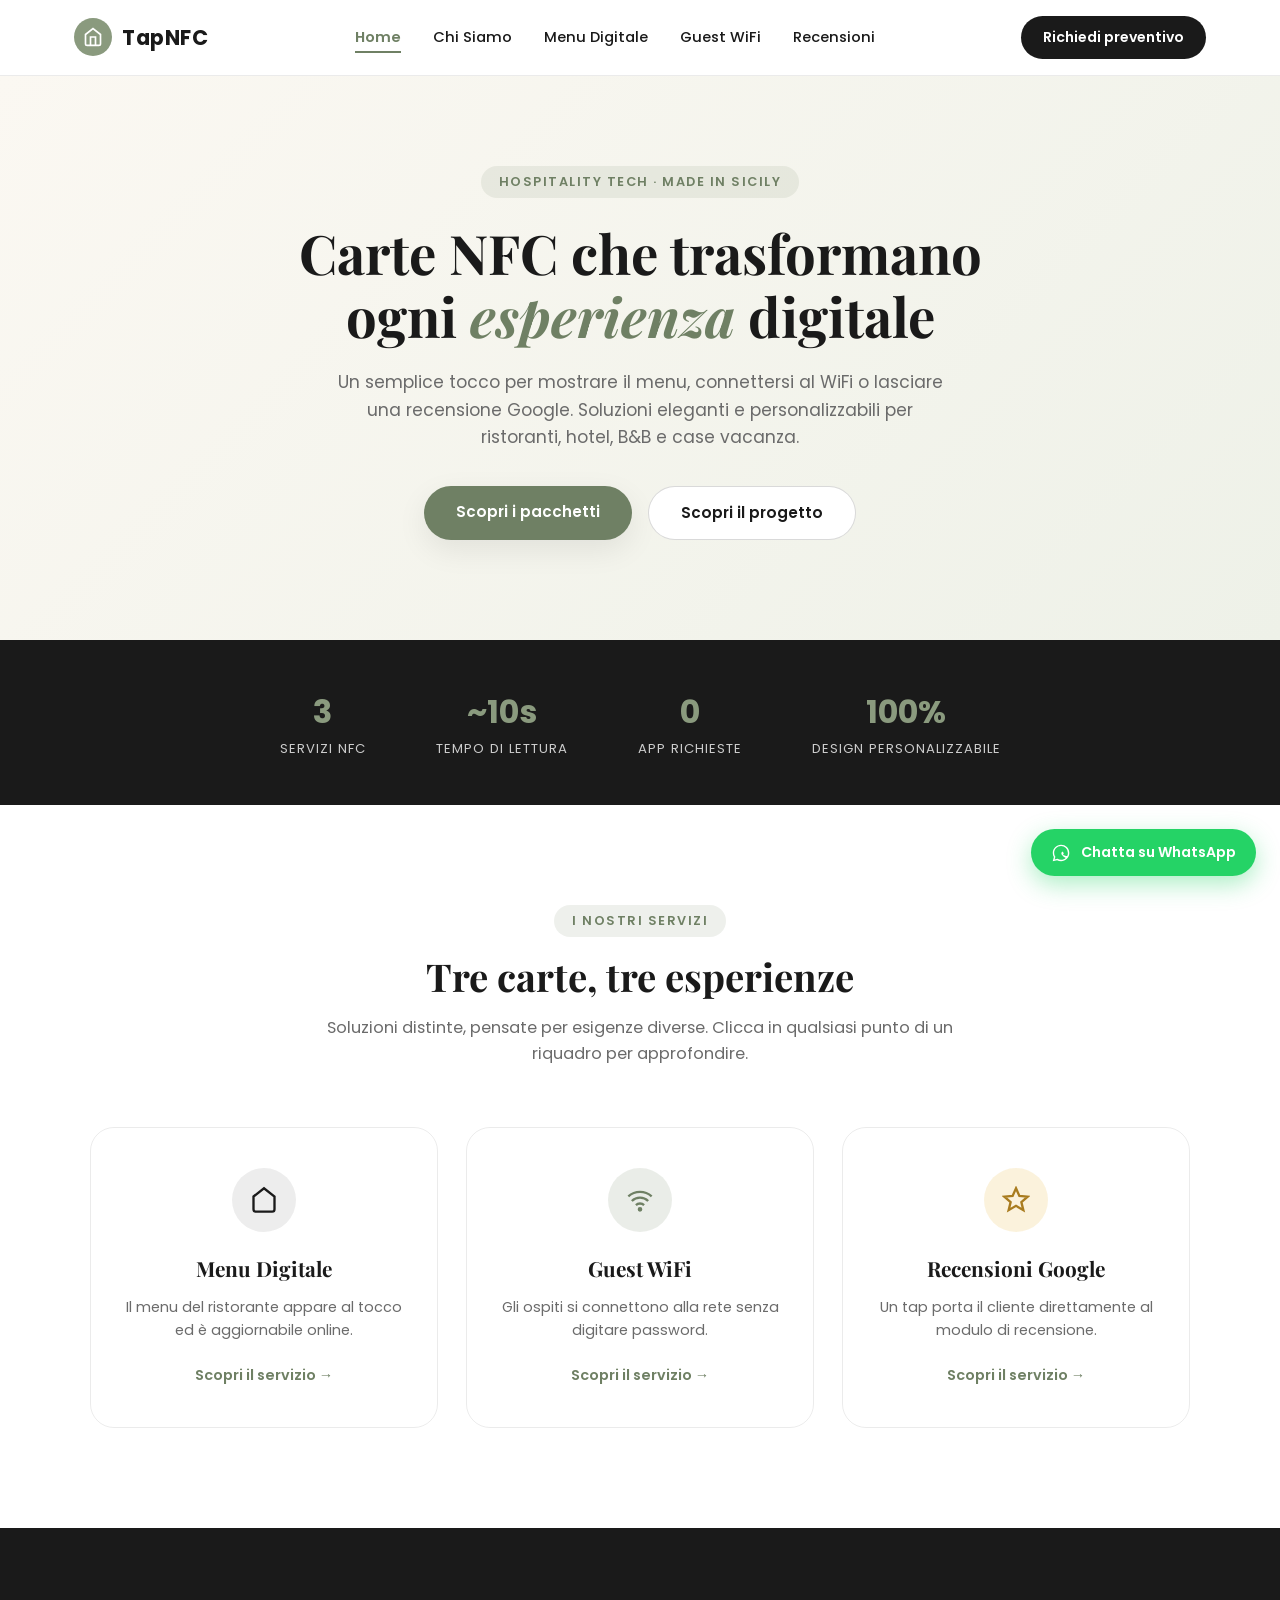
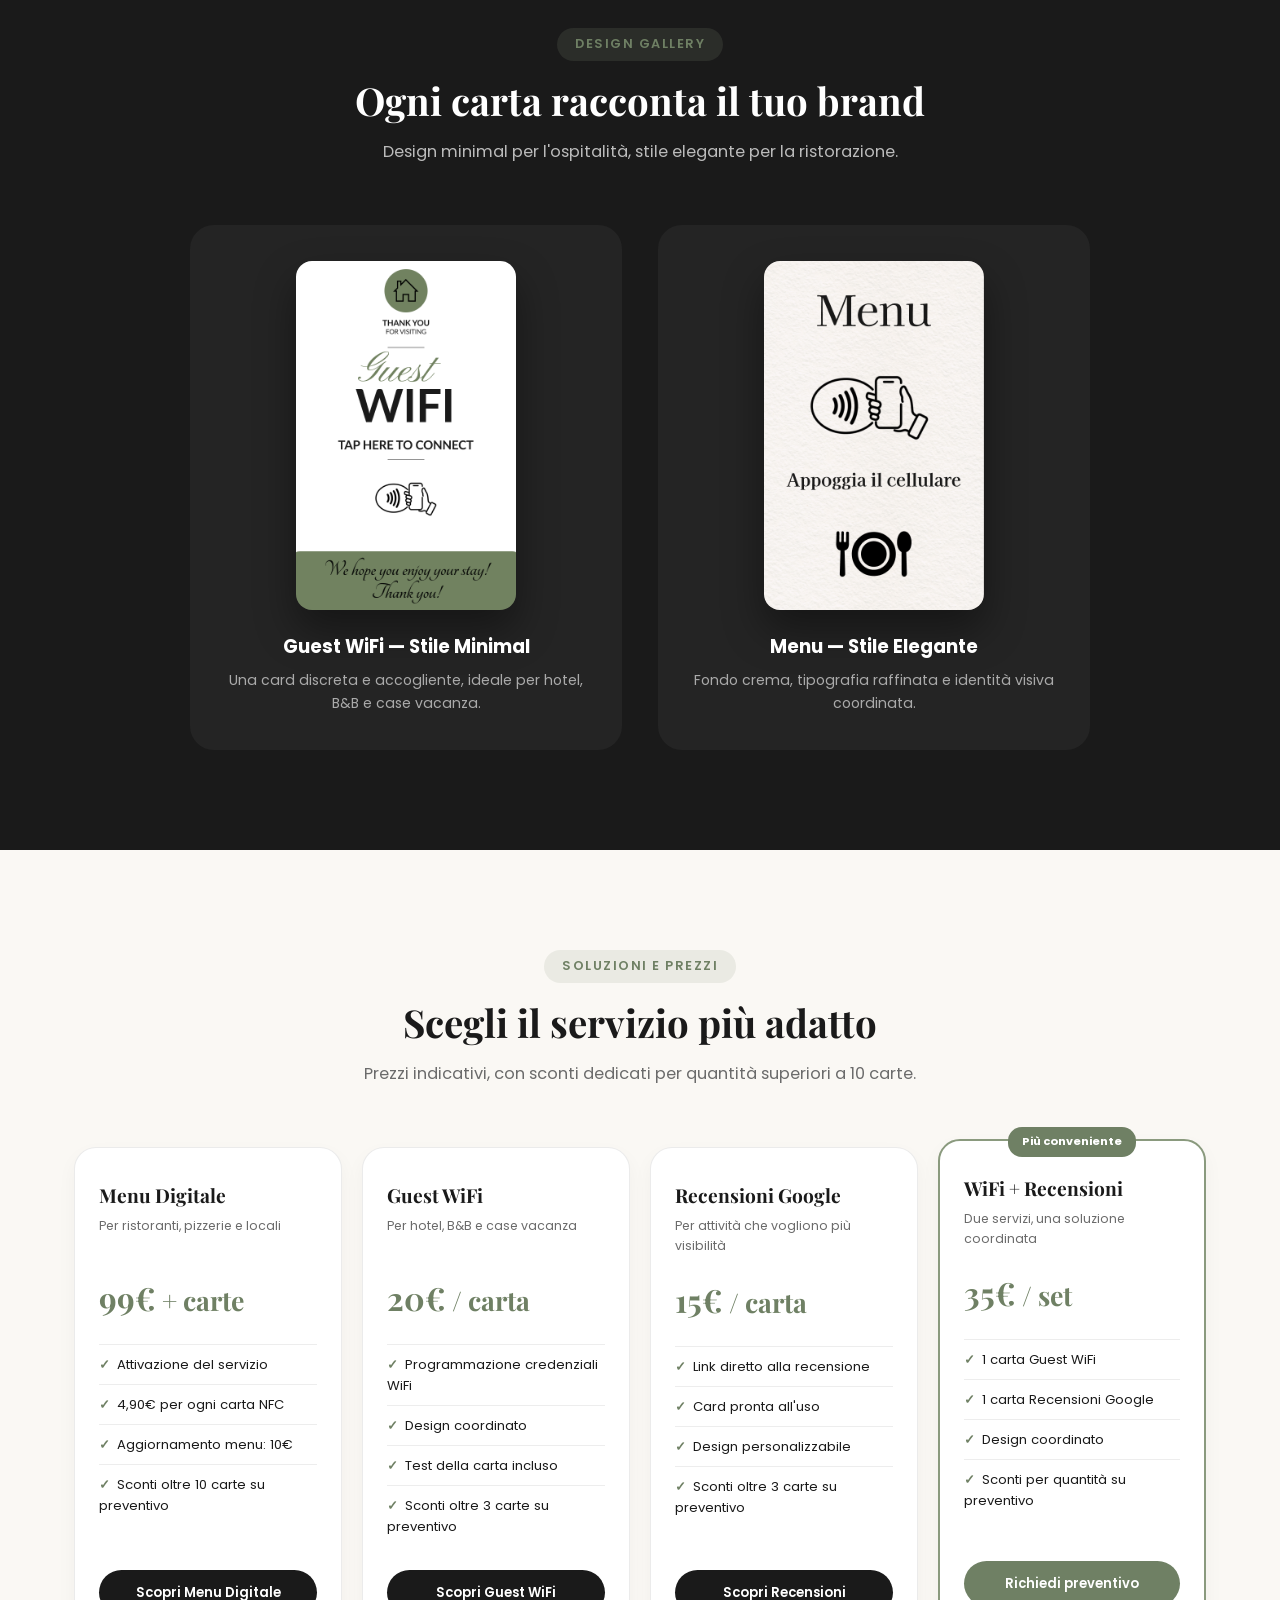
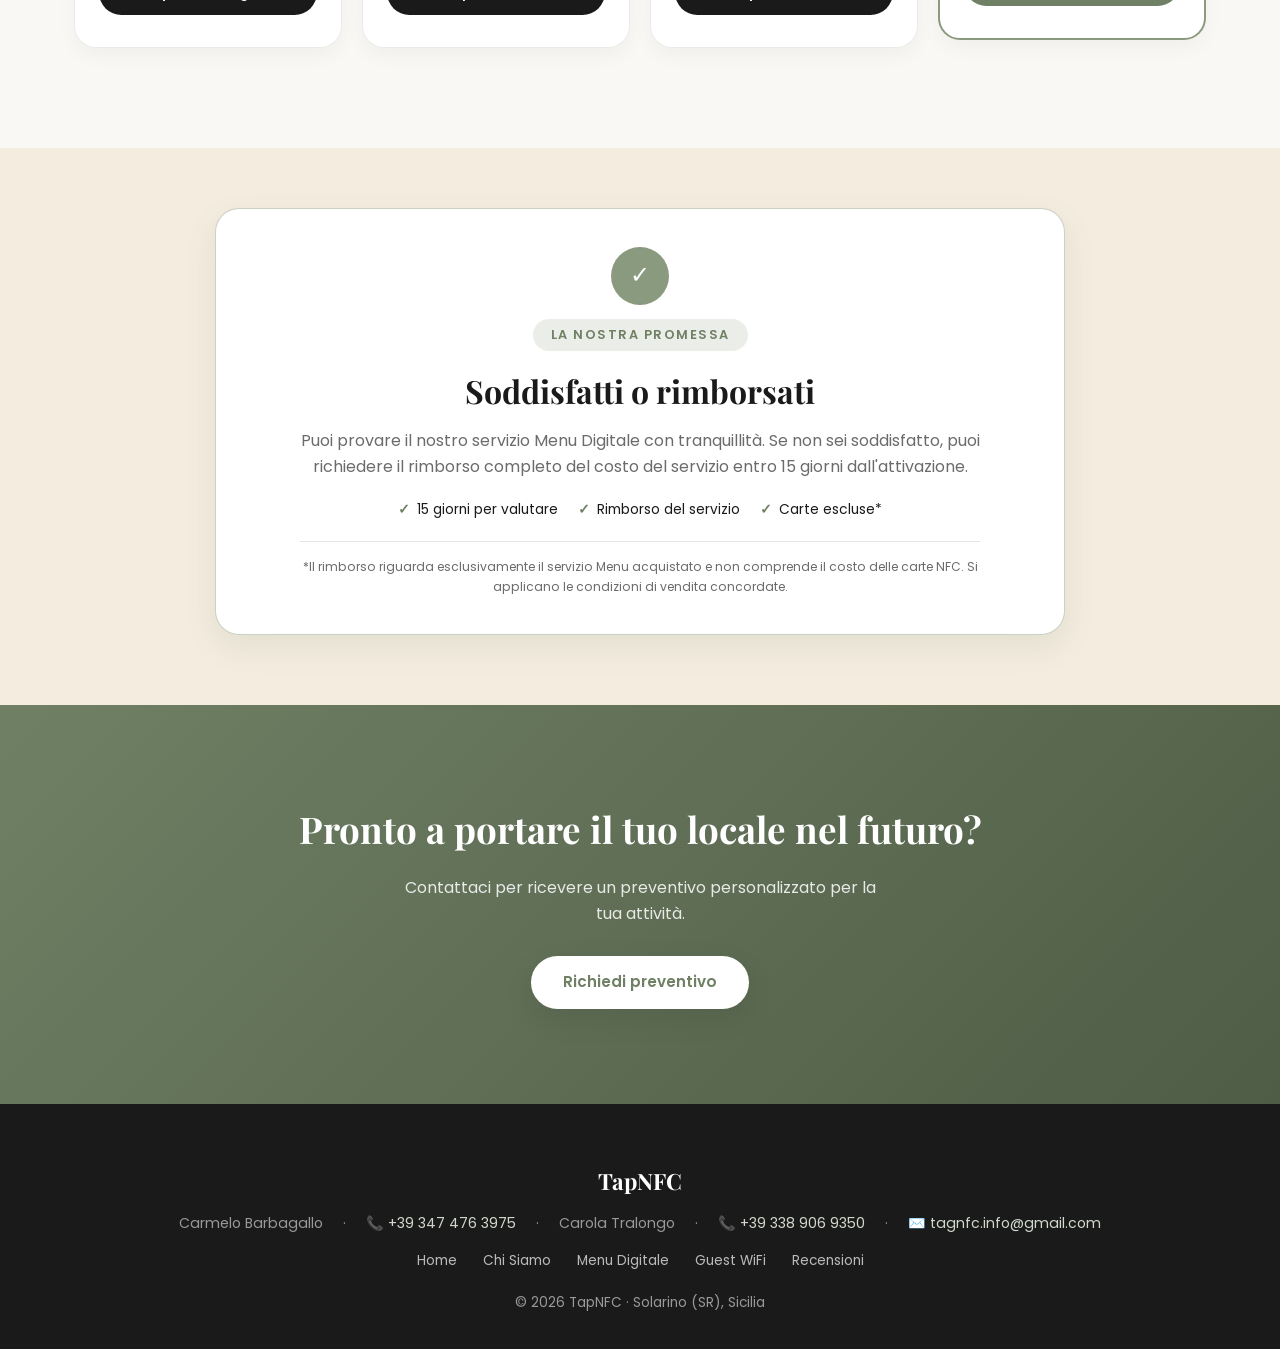
<file: index.html>
<!DOCTYPE html>
<html lang="it">
<head>
<meta charset="UTF-8">
<meta name="viewport" content="width=device-width, initial-scale=1.0">
<title>TapNFC | Carte NFC per Ristoranti, Hotel e B&B</title>
<meta name="description" content="Carte e Stand NFC personalizzati per menu digitali, connessione Guest WiFi e recensioni Google. Soluzioni smart ed eleganti per l'ospitalità e la ristorazione.">
<meta property="og:title" content="TapNFC | Esperienze digitali con un semplice tocco">
<meta property="og:description" content="Soluzioni smart con tecnologia NFC per menu digitali, WiFi ospiti e recensioni Google immediate.">
<meta property="og:type" content="website">
<link rel="preconnect" href="https://fonts.googleapis.com">
<link href="https://fonts.googleapis.com/css2?family=Playfair+Display:wght@500;600;700&family=Poppins:wght@300;400;500;600;700&display=swap" rel="stylesheet">
<link rel="stylesheet" href="shared.css">
<style>
.hero{background:linear-gradient(135deg,#fbf8f2,#eef1e8);padding:90px 24px 100px;text-align:center;position:relative;overflow:hidden}.hero h1{font-size:3.4rem;line-height:1.15;max-width:820px;margin:0 auto 22px}.hero h1 .script{font-style:italic;color:var(--sage-dark)}.hero p{max-width:620px;margin:0 auto 34px;color:var(--gray);font-size:1.08rem}.hero-btns{display:flex;gap:16px;justify-content:center;flex-wrap:wrap}.stats{display:flex;justify-content:center;gap:70px;flex-wrap:wrap;padding:46px 24px;background:var(--black);color:#fff}.stat{text-align:center}.stat h3{font-size:2rem;color:var(--sage);font-family:Poppins}.stat p{font-size:.82rem;color:#ccc;text-transform:uppercase;letter-spacing:1px}.services{padding:100px 24px}.services-grid{display:grid;grid-template-columns:repeat(3,1fr);gap:28px;max-width:1100px;margin:auto}.service-tile{display:block;border-radius:24px;padding:40px 30px;text-align:center;border:1.5px solid rgba(0,0,0,.08);transition:.3s}.service-tile:hover{transform:translateY(-8px);box-shadow:var(--shadow)}.service-tile .icon-circle{width:64px;height:64px;border-radius:50%;display:flex;align-items:center;justify-content:center;margin:0 auto 20px}.tile-menu .icon-circle{background:rgba(26,26,26,.08)}.tile-wifi .icon-circle{background:rgba(138,154,126,.18)}.tile-review .icon-circle{background:rgba(230,180,60,.18)}.service-tile h3{font-size:1.3rem;margin-bottom:10px}.service-tile p{color:var(--gray);font-size:.9rem;margin-bottom:20px}.service-tile .link{color:var(--sage-dark);font-weight:600;font-size:.9rem}.showcase{background:var(--black);color:#fff;padding:100px 24px}.showcase .section-head h2,.showcase .section-head p{color:#fff}.showcase .section-head p{color:#bbb}.showcase-grid{display:grid;grid-template-columns:repeat(2,1fr);gap:36px;max-width:900px;margin:auto}.showcase-item{background:#242424;border-radius:24px;padding:36px 28px;text-align:center}.showcase-item img{width:220px;border-radius:16px;box-shadow:0 20px 40px rgba(0,0,0,.4);margin:0 auto 22px}.showcase-item h4{font-size:1.15rem;margin-bottom:8px}.showcase-item p{color:#aaa;font-size:.88rem}.pricing{padding:100px 24px;background:#faf8f4}.pricing-grid{display:grid;grid-template-columns:repeat(4,1fr);gap:20px;max-width:1180px;margin:auto}.price-card{background:#fff;border:1px solid rgba(0,0,0,.08);border-radius:22px;padding:32px 24px;display:flex;flex-direction:column;position:relative;box-shadow:0 8px 20px rgba(0,0,0,.04)}.price-card.featured{border:2px solid var(--sage);transform:translateY(-8px)}.price-card .badge{position:absolute;top:-14px;left:50%;transform:translateX(-50%);background:var(--sage-dark);color:#fff;padding:6px 14px;border-radius:14px;font-size:.7rem;font-weight:700;white-space:nowrap}.price-card h3{font-size:1.2rem;margin-bottom:6px}.price-card .audience{font-size:.78rem;color:var(--gray);min-height:38px}.price-card .price{font-size:2rem;font-family:'Playfair Display';font-weight:700;margin:18px 0 20px;color:var(--sage-dark)}.price-card ul{list-style:none;margin-bottom:24px;flex:1}.price-card li{font-size:.82rem;padding:9px 0;border-top:1px solid rgba(0,0,0,.07)}.price-card li::before{content:'✓';color:var(--sage-dark);font-weight:700;margin-right:7px}.price-card .cta-btn{display:block;text-align:center;background:var(--black);color:#fff;border-radius:25px;padding:12px;font-size:.82rem;font-weight:600}.price-card.featured .cta-btn{background:var(--sage-dark)}.guarantee{background:var(--cream);padding:60px 24px 70px}.guarantee-box{max-width:850px;margin:auto;background:#fff;border:1.5px solid rgba(138,154,126,.45);border-radius:24px;padding:38px 42px;text-align:center;box-shadow:0 12px 30px rgba(111,128,100,.12)}.guarantee-icon{width:58px;height:58px;margin:0 auto 14px;border-radius:50%;background:var(--sage);color:#fff;display:flex;align-items:center;justify-content:center;font-size:1.5rem}.guarantee .eyebrow{background:rgba(138,154,126,.18);color:var(--sage-dark);margin-bottom:14px}.guarantee h2{font-size:2rem;margin-bottom:12px}.guarantee-box>p{color:var(--gray);max-width:680px;margin:0 auto 20px}.guarantee-points{display:flex;justify-content:center;gap:20px;flex-wrap:wrap;list-style:none;margin:20px auto}.guarantee-points li{font-size:.86rem}.guarantee-points li::before{content:'✓';color:var(--sage-dark);font-weight:700;margin-right:7px}.guarantee-note{font-size:.76rem!important;border-top:1px solid rgba(138,154,126,.25);padding-top:15px;margin-bottom:0!important}.cta-section{background:linear-gradient(135deg,var(--sage-dark),#4f5c46);color:#fff;text-align:center;padding:95px 24px}.cta-section h2{font-size:2.3rem;margin-bottom:16px}.cta-section p{max-width:500px;margin:0 auto 30px;color:rgba(255,255,255,.85)}.cta-section .btn-primary{background:#fff;color:var(--sage-dark)}@media(max-width:1050px){.pricing-grid{grid-template-columns:repeat(2,1fr)}}@media(max-width:900px){.services-grid,.showcase-grid{grid-template-columns:1fr}.hero h1{font-size:2.3rem}.stats{gap:38px}}@media(max-width:560px){.pricing-grid{grid-template-columns:1fr}.price-card.featured{transform:none}.guarantee-box{padding:32px 22px}}
</style>
</head>
<body>
<header>
  <nav>
    <div class="logo">
      <div class="logo-icon">
        <svg viewBox="0 0 24 24" fill="none" stroke="white" stroke-width="2">
          <path d="M3 9l9-7 9 7v11a2 2 0 0 1-2 2H5a2 2 0 0 1-2-2z"/>
          <path d="M9 22V12h6v10"/>
        </svg>
      </div>
      TapNFC
    </div>
    <button class="mobile-toggle" aria-label="Apri menu" aria-expanded="false">
      <span></span>
      <span></span>
      <span></span>
    </button>
    <ul class="nav-links">
      <li><a href="index.html" class="active">Home</a></li>
      <li><a href="chi-siamo.html">Chi Siamo</a></li>
      <li><a href="menu-digitale.html">Menu Digitale</a></li>
      <li><a href="guest-wifi.html">Guest WiFi</a></li>
      <li><a href="recensioni-google.html">Recensioni</a></li>
      <li class="mobile-cta-item"><a href="index.html#contact" class="nav-cta">Richiedi preventivo</a></li>
    </ul>
    <a href="index.html#contact" class="nav-cta desktop-only">Richiedi preventivo</a>
  </nav>
</header>

<section class="hero">
  <div class="container">
    <span class="eyebrow">Hospitality Tech · Made in Sicily</span>
    <h1>Carte NFC che trasformano<br>ogni <span class="script">esperienza</span> digitale</h1>
    <p>Un semplice tocco per mostrare il menu, connettersi al WiFi o lasciare una recensione Google. Soluzioni eleganti e personalizzabili per ristoranti, hotel, B&amp;B e case vacanza.</p>
    <div class="hero-btns">
      <a href="#pricing" class="btn-primary">Scopri i pacchetti</a>
      <a href="chi-siamo.html" class="btn-secondary">Scopri il progetto</a>
    </div>
  </div>
</section>

<div class="stats">
  <div class="stat"><h3>3</h3><p>Servizi NFC</p></div>
  <div class="stat"><h3>~10s</h3><p>Tempo di lettura</p></div>
  <div class="stat"><h3>0</h3><p>App richieste</p></div>
  <div class="stat"><h3>100%</h3><p>Design personalizzabile</p></div>
</div>

<section class="services">
  <div class="container">
    <div class="section-head">
      <span class="eyebrow">I nostri servizi</span>
      <h2>Tre carte, tre esperienze</h2>
      <p>Soluzioni distinte, pensate per esigenze diverse. Clicca in qualsiasi punto di un riquadro per approfondire.</p>
    </div>
    <div class="services-grid">
      <a class="service-tile tile-menu" href="menu-digitale.html">
        <div class="icon-circle">
          <svg viewBox="0 0 24 24" width="28" height="28" fill="none" stroke="#1a1a1a" stroke-width="2"><path d="M3 9l9-7 9 7v11a2 2 0 0 1-2 2H5a2 2 0 0 1-2-2z"/></svg>
        </div>
        <h3>Menu Digitale</h3>
        <p>Il menu del ristorante appare al tocco ed è aggiornabile online.</p>
        <span class="link">Scopri il servizio →</span>
      </a>
      <a class="service-tile tile-wifi" href="guest-wifi.html">
        <div class="icon-circle">
          <svg viewBox="0 0 24 24" width="28" height="28" fill="none" stroke="#6f8064" stroke-width="2"><path d="M2 8.82a15 15 0 0 1 20 0"/><path d="M5 12.859a10 10 0 0 1 14 0"/><path d="M8.5 16.429a5 5 0 0 1 7 0"/><circle cx="12" cy="20" r="1"/></svg>
        </div>
        <h3>Guest WiFi</h3>
        <p>Gli ospiti si connettono alla rete senza digitare password.</p>
        <span class="link">Scopri il servizio →</span>
      </a>
      <a class="service-tile tile-review" href="recensioni-google.html">
        <div class="icon-circle">
          <svg viewBox="0 0 24 24" width="28" height="28" fill="none" stroke="#a97c1f" stroke-width="2"><path d="M12 2l2.9 6.5 7.1.6-5.4 4.7 1.7 6.9L12 17l-6.3 3.7 1.7-6.9L2 9.1l7.1-.6z"/></svg>
        </div>
        <h3>Recensioni Google</h3>
        <p>Un tap porta il cliente direttamente al modulo di recensione.</p>
        <span class="link">Scopri il servizio →</span>
      </a>
    </div>
  </div>
</section>

<section class="showcase">
  <div class="container">
    <div class="section-head">
      <span class="eyebrow">Design gallery</span>
      <h2>Ogni carta racconta il tuo brand</h2>
      <p>Design minimal per l'ospitalità, stile elegante per la ristorazione.</p>
    </div>
    <div class="showcase-grid">
      <div class="showcase-item">
        <img src="images/HQ_WIFI_card.png" alt="Design Guest WiFi" loading="lazy">
        <h4>Guest WiFi — Stile Minimal</h4>
        <p>Una card discreta e accogliente, ideale per hotel, B&amp;B e case vacanza.</p>
      </div>
      <div class="showcase-item">
        <img src="images/HQ_menu_fronte.png" alt="Design Menu Ristorante" loading="lazy">
        <h4>Menu — Stile Elegante</h4>
        <p>Fondo crema, tipografia raffinata e identità visiva coordinata.</p>
      </div>
    </div>
  </div>
</section>

<section class="pricing" id="pricing">
  <div class="container">
    <div class="section-head">
      <span class="eyebrow">Soluzioni e prezzi</span>
      <h2>Scegli il servizio più adatto</h2>
      <p>Prezzi indicativi, con sconti dedicati per quantità superiori a 10 carte.</p>
    </div>
    <div class="pricing-grid">
      <div class="price-card">
        <h3>Menu Digitale</h3>
        <p class="audience">Per ristoranti, pizzerie e locali</p>
        <div class="price">99€ <small>+ carte</small></div>
        <ul>
          <li>Attivazione del servizio</li>
          <li>4,90€ per ogni carta NFC</li>
          <li>Aggiornamento menu: 10€</li>
          <li>Sconti oltre 10 carte su preventivo</li>
        </ul>
        <a href="menu-digitale.html" class="cta-btn">Scopri Menu Digitale</a>
      </div>
      <div class="price-card">
        <h3>Guest WiFi</h3>
        <p class="audience">Per hotel, B&amp;B e case vacanza</p>
        <div class="price">20€ <small>/ carta</small></div>
        <ul>
          <li>Programmazione credenziali WiFi</li>
          <li>Design coordinato</li>
          <li>Test della carta incluso</li>
          <li>Sconti oltre 3 carte su preventivo</li>
        </ul>
        <a href="guest-wifi.html" class="cta-btn">Scopri Guest WiFi</a>
      </div>
      <div class="price-card">
        <h3>Recensioni Google</h3>
        <p class="audience">Per attività che vogliono più visibilità</p>
        <div class="price">15€ <small>/ carta</small></div>
        <ul>
          <li>Link diretto alla recensione</li>
          <li>Card pronta all'uso</li>
          <li>Design personalizzabile</li>
          <li>Sconti oltre 3 carte su preventivo</li>
        </ul>
        <a href="recensioni-google.html" class="cta-btn">Scopri Recensioni</a>
      </div>
      <div class="price-card featured">
        <span class="badge">Più conveniente</span>
        <h3>WiFi + Recensioni</h3>
        <p class="audience">Due servizi, una soluzione coordinata</p>
        <div class="price">35€ <small>/ set</small></div>
        <ul>
          <li>1 carta Guest WiFi</li>
          <li>1 carta Recensioni Google</li>
          <li>Design coordinato</li>
          <li>Sconti per quantità su preventivo</li>
        </ul>
        <a href="#contact" class="cta-btn">Richiedi preventivo</a>
      </div>
    </div>
  </div>
</section>

<section class="guarantee">
  <div class="guarantee-box">
    <div class="guarantee-icon">✓</div>
    <span class="eyebrow">La nostra promessa</span>
    <h2>Soddisfatti o rimborsati</h2>
    <p>Puoi provare il nostro servizio Menu Digitale con tranquillità. Se non sei soddisfatto, puoi richiedere il rimborso completo del costo del servizio entro 15 giorni dall'attivazione.</p>
    <ul class="guarantee-points">
      <li>15 giorni per valutare</li>
      <li>Rimborso del servizio</li>
      <li>Carte escluse*</li>
    </ul>
    <p class="guarantee-note">*Il rimborso riguarda esclusivamente il servizio Menu acquistato e non comprende il costo delle carte NFC. Si applicano le condizioni di vendita concordate.</p>
  </div>
</section>

<section class="cta-section" id="contact">
  <div class="container">
    <h2>Pronto a portare il tuo locale nel futuro?</h2>
    <p>Contattaci per ricevere un preventivo personalizzato per la tua attività.</p>
    <a href="mailto:tagnfc.info@gmail.com" class="btn-primary">Richiedi preventivo</a>
  </div>
</section>

<a href="https://wa.me/393474763975?text=Ciao%20Carmelo,%20vorrei%20informazioni%20sulle%20carte%20TapNFC%20per%20la%20mia%20attivit%C3%A0." target="_blank" rel="noopener noreferrer" class="floating-contact" aria-label="Contattaci su WhatsApp">
  <svg viewBox="0 0 24 24" fill="currentColor">
    <path d="M12.04 2c-5.46 0-9.91 4.45-9.91 9.91 0 1.75.46 3.45 1.32 4.95L2.05 22l5.25-1.38c1.45.79 3.08 1.21 4.74 1.21 5.46 0 9.91-4.45 9.91-9.91 0-2.65-1.03-5.14-2.9-7.01A9.816 9.816 0 0 0 12.04 2zm.01 1.67c2.2 0 4.26.86 5.82 2.42a8.225 8.225 0 0 1 2.41 5.83c0 4.54-3.7 8.24-8.24 8.24-1.48 0-2.93-.4-4.2-1.15l-.3-.18-3.12.82.83-3.04-.2-.31a8.196 8.196 0 0 1-1.26-4.38c0-4.54 3.7-8.24 8.24-8.24zm4.78 11.66c-.2-.1-.18-.09-1.07-.54-.89-.44-1.04-.54-1.18-.74-.15-.2-.05-.3.05-.44.1-.15.25-.3.35-.45.1-.15.15-.25.2-.4.05-.15 0-.3-.05-.4-.05-.1-.45-1.08-.62-1.48-.16-.39-.33-.34-.45-.34h-.39c-.13 0-.35.05-.53.25-.18.2-.7.68-.7 1.66s.72 1.92.82 2.05c.1.15 1.41 2.15 3.42 3.02.48.21.85.33 1.14.43.48.15.92.13 1.27.08.39-.06 1.19-.49 1.36-.96.17-.47.17-.88.12-.96-.05-.08-.18-.13-.38-.23z"/>
  </svg>
  <span>Chatta su WhatsApp</span>
</a>

<footer>
  <div class="footer-logo">TapNFC</div>
  <div class="footer-contact-info">
    <span>Carmelo Barbagallo</span>
    <span>·</span>
    <a href="tel:+393474763975">📞 +39 347 476 3975</a>
    <span>·</span>
    <span>Carola Tralongo</span>
    <span>·</span>
    <a href="tel:+393389069350">📞 +39 338 906 9350</a>
    <span>·</span>
    <a href="mailto:tagnfc.info@gmail.com">✉️ tagnfc.info@gmail.com</a>
  </div>
  <div class="footer-links">
    <a href="index.html">Home</a>
    <a href="chi-siamo.html">Chi Siamo</a>
    <a href="menu-digitale.html">Menu Digitale</a>
    <a href="guest-wifi.html">Guest WiFi</a>
    <a href="recensioni-google.html">Recensioni</a>
  </div>
  <p>&copy; 2026 TapNFC · Solarino (SR), Sicilia</p>
</footer>

<script src="shared.js" defer></script>
</body>
</html>
</file>
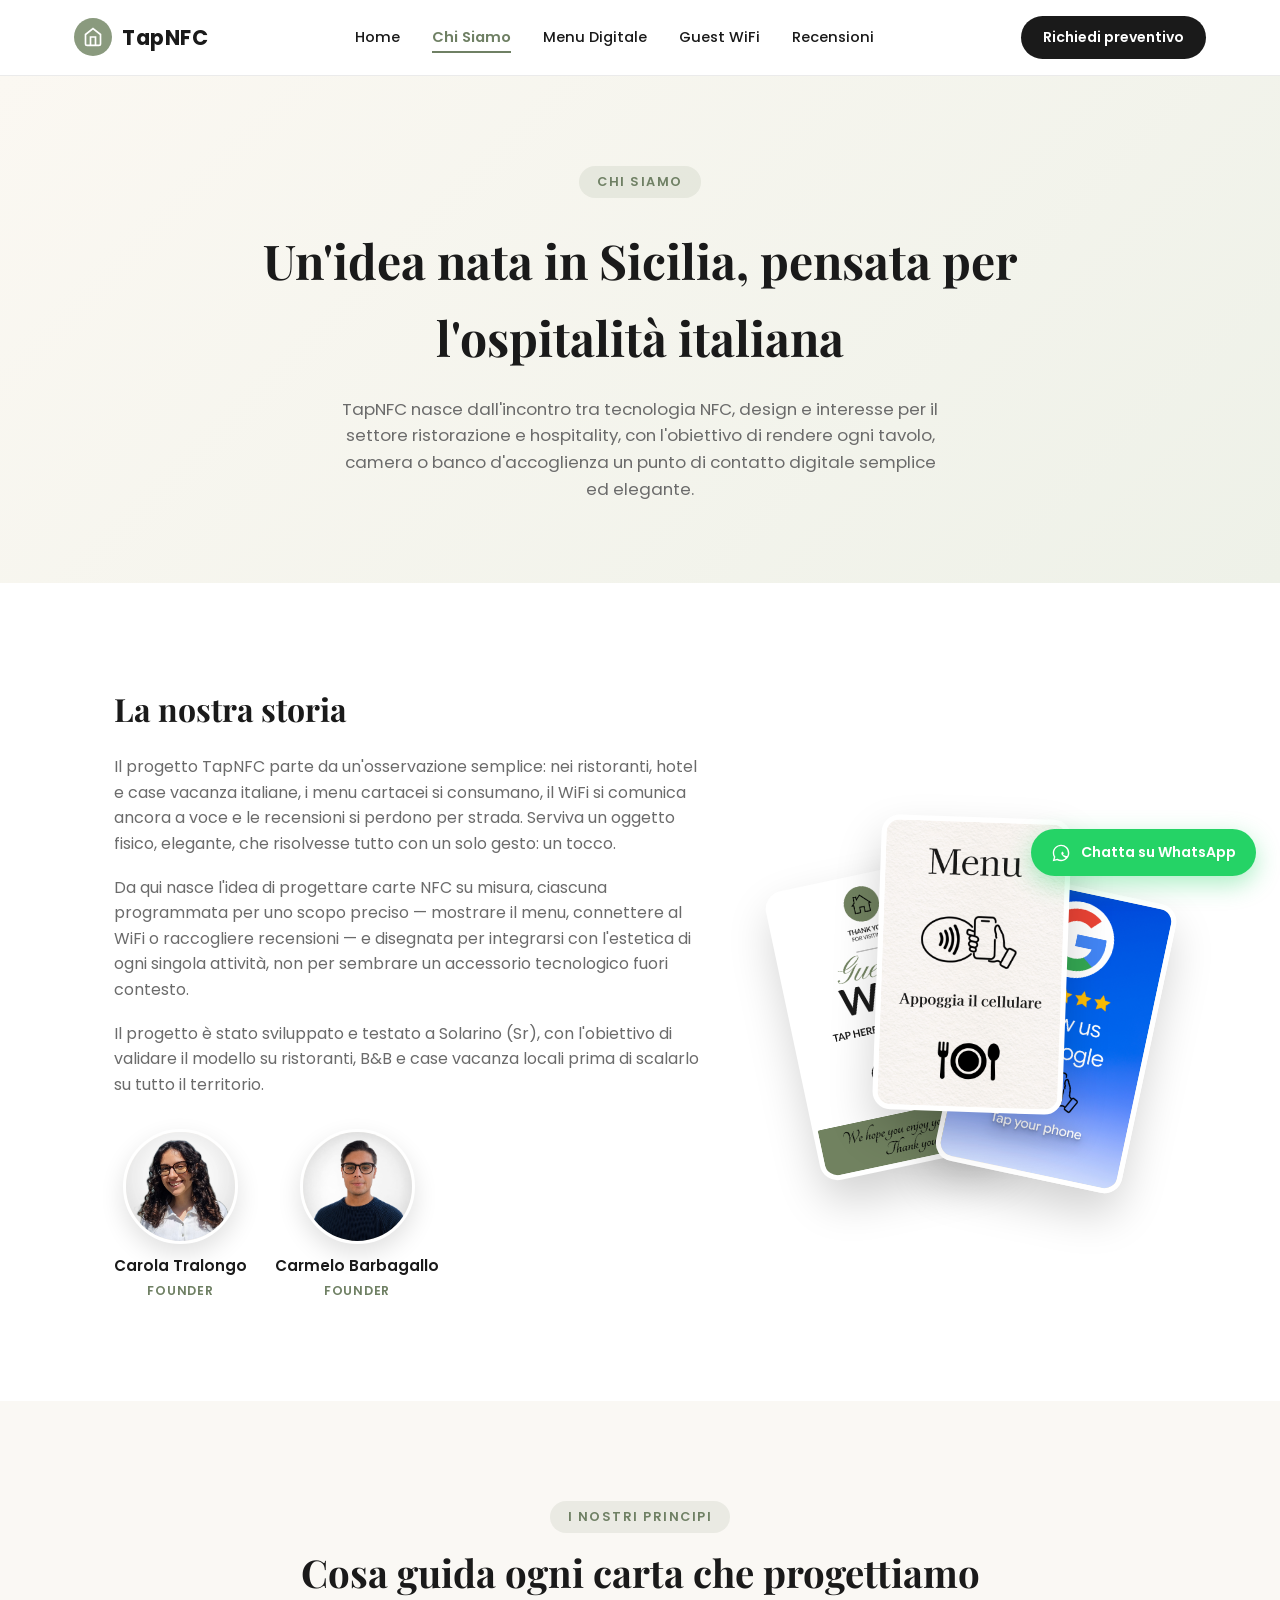
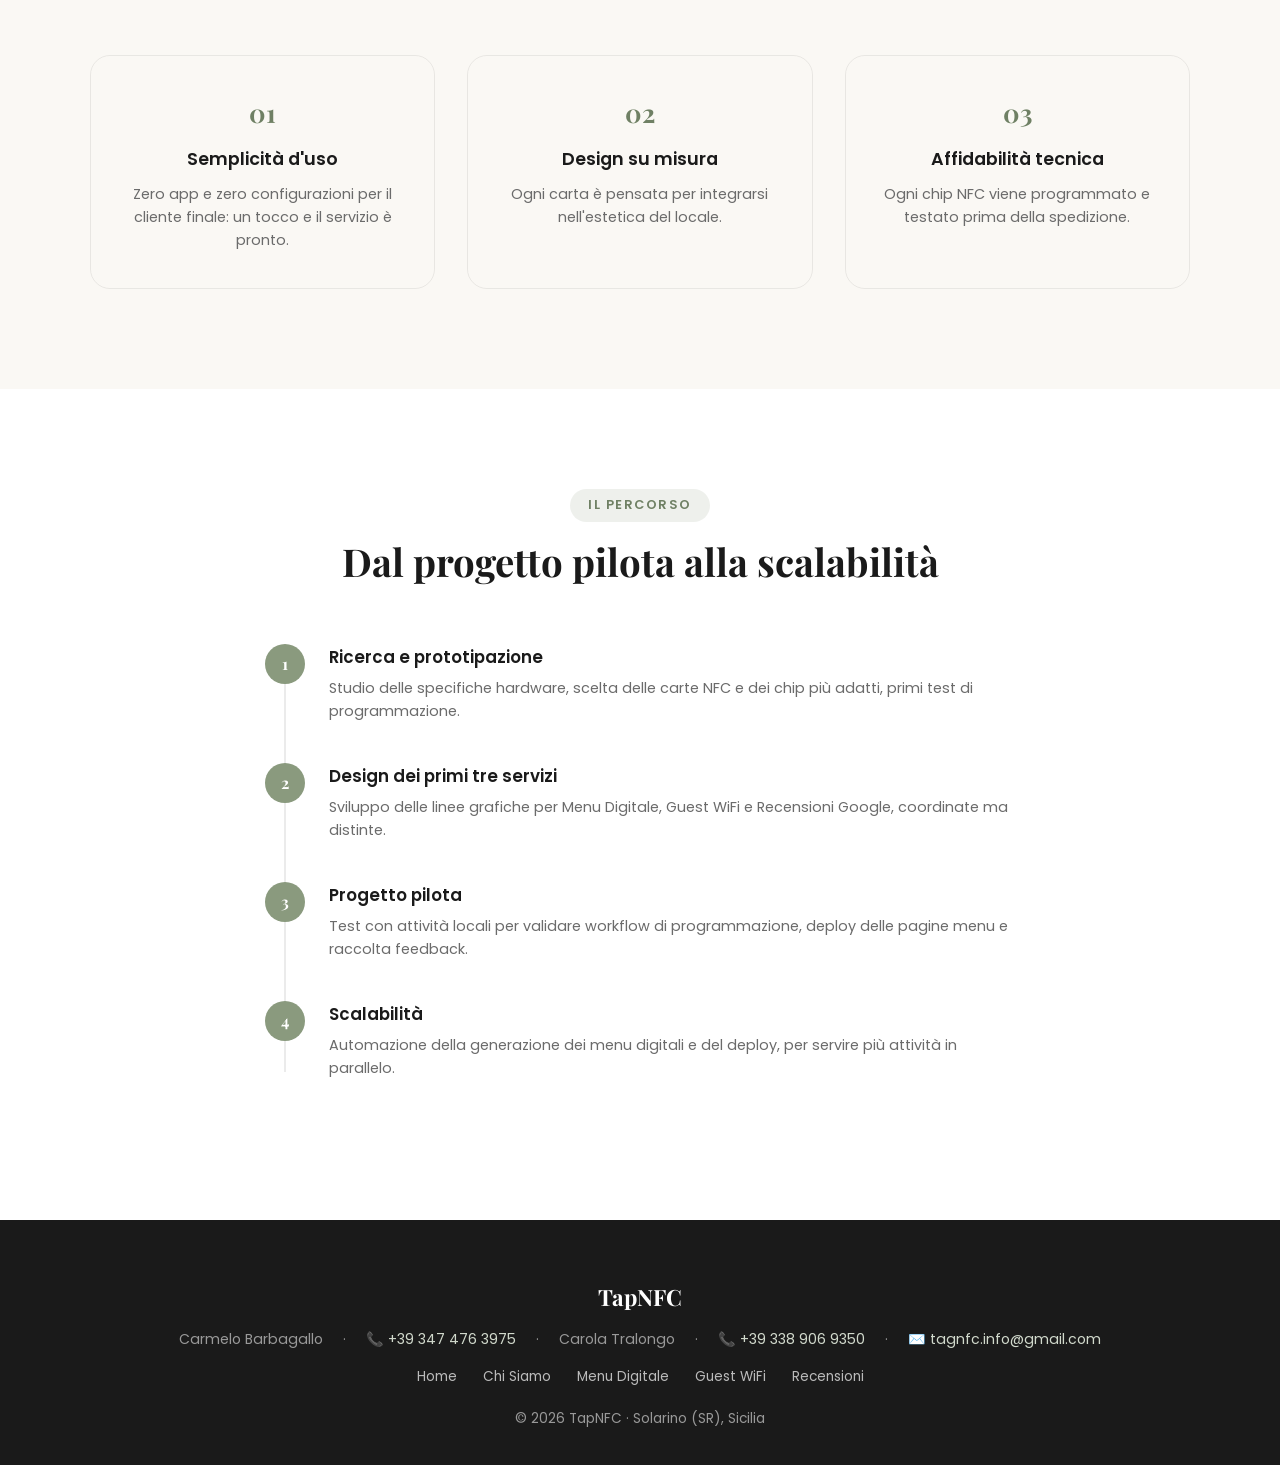
<file: chi-siamo.html>
<!DOCTYPE html>
<html lang="it">
<head>
<meta charset="UTF-8">
<meta name="viewport" content="width=device-width, initial-scale=1.0">
<title>Chi Siamo | Il progetto TapNFC in Sicilia</title>
<meta name="description" content="Scopri la storia di TapNFC: una soluzione nata in Sicilia per digitalizzare ristoranti, hotel e case vacanza con carte NFC eleganti e su misura.">
<meta property="og:title" content="Chi Siamo | TapNFC">
<meta property="og:description" content="Tecnologia NFC, design e ospitalità: la storia e la visione di TapNFC.">
<meta property="og:type" content="website">
<link rel="preconnect" href="https://fonts.googleapis.com">
<link href="https://fonts.googleapis.com/css2?family=Playfair+Display:wght@500;600;700&family=Poppins:wght@300;400;500;600;700&display=swap" rel="stylesheet">
<link rel="stylesheet" href="shared.css">
<style>
.about-hero{background:linear-gradient(135deg,#fbf8f2 0%,#eef1e8 100%);padding:90px 24px 80px;text-align:center}.about-hero h1{font-size:3rem;font-weight:700;max-width:760px;margin:0 auto 20px}.about-hero p{max-width:600px;margin:0 auto;color:var(--gray);font-size:1.05rem}.story{display:flex;gap:70px;align-items:center;max-width:1100px;margin:0 auto;padding:100px 24px}.story-text{flex:1}.story-text h2{font-size:2rem;margin-bottom:20px;font-weight:700}.story-text p{color:var(--gray);margin-bottom:18px;font-size:1rem}.story-visual{flex:0 0 390px;min-height:390px;display:flex;align-items:center;justify-content:center;position:relative}.card-deck{position:relative;width:360px;height:350px}.deck-card{position:absolute;width:190px;overflow:hidden;border:5px solid #fff;border-radius:18px;box-shadow:0 22px 45px rgba(0,0,0,.18);background:#fff;transition:transform .35s ease,z-index .2s}.deck-card img{width:100%;display:block}.deck-card.wifi{left:0;top:55px;transform:rotate(-12deg);z-index:1}.deck-card.menu{left:86px;top:0;transform:rotate(2deg);z-index:3}.deck-card.review{right:0;top:68px;transform:rotate(12deg);z-index:2;background:linear-gradient(135deg,#fff7e0,#fdeec2)}.deck-card:hover{transform:rotate(0deg) translateY(-12px) scale(1.05);z-index:10}.review-card{padding:0;text-align:center;color:#1a1a1a}.review-card img{width:100%;height:auto;display:block}.values-grid{display:grid;grid-template-columns:repeat(3,1fr);gap:32px;max-width:1100px;margin:0 auto}.value-card{text-align:center;padding:36px 26px;border-radius:20px;border:1.5px solid rgba(0,0,0,.07)}.value-card .num{font-family:'Playfair Display';font-size:1.6rem;color:var(--sage-dark);margin-bottom:12px;font-weight:700}.value-card h4{margin-bottom:10px;font-size:1.1rem;font-weight:600}.value-card p{color:var(--gray);font-size:.9rem}.timeline{max-width:750px;margin:0 auto;position:relative}.timeline::before{content:'';position:absolute;left:19px;top:8px;bottom:8px;width:2px;background:rgba(0,0,0,.08)}.timeline-item{display:flex;gap:24px;margin-bottom:40px;position:relative}.timeline-dot{width:40px;height:40px;border-radius:50%;background:var(--sage);color:white;flex-shrink:0;display:flex;align-items:center;justify-content:center;font-weight:700;font-family:'Playfair Display';z-index:2}.timeline-content h4{margin-bottom:6px;font-size:1.05rem;font-weight:600}.timeline-content p{color:var(--gray);font-size:.9rem}.founders-grid{display:flex;gap:28px;margin-top:32px;flex-wrap:wrap}.founder-item{display:flex;flex-direction:column;align-items:center;text-align:center}.founder-photo{width:115px;height:115px;border-radius:50%;overflow:hidden;border:3px solid #fff;box-shadow:0 10px 24px rgba(0,0,0,.12);margin-bottom:10px;background:#fbf8f2;transition:transform .3s ease,box-shadow .3s ease}.founder-item:hover .founder-photo{transform:translateY(-3px);box-shadow:0 14px 28px rgba(0,0,0,.16)}.founder-photo img{width:100%;height:100%;object-fit:cover;display:block}.founder-caption strong{display:block;font-size:.95rem;font-weight:600;color:var(--black);margin-bottom:2px}.founder-caption span{display:block;font-size:.78rem;color:var(--sage-dark);font-weight:600;text-transform:uppercase;letter-spacing:.06em}@media (max-width:900px){.story{flex-direction:column;padding-top:70px}.story-visual{flex-basis:auto;width:100%;min-height:350px}.values-grid{grid-template-columns:1fr}.founders-grid{justify-content:center}}@media (max-width:480px){.card-deck{transform:scale(.82);margin:-35px}.story-visual{min-height:315px}.founders-grid{gap:20px}.founder-photo{width:95px;height:95px}}
</style>
</head>
<body>
<header>
  <nav>
    <div class="logo">
      <div class="logo-icon">
        <svg viewBox="0 0 24 24" fill="none" stroke="white" stroke-width="2">
          <path d="M3 9l9-7 9 7v11a2 2 0 0 1-2 2H5a2 2 0 0 1-2-2z"/>
          <path d="M9 22V12h6v10"/>
        </svg>
      </div>
      TapNFC
    </div>
    <button class="mobile-toggle" aria-label="Apri menu" aria-expanded="false">
      <span></span>
      <span></span>
      <span></span>
    </button>
    <ul class="nav-links">
      <li><a href="index.html">Home</a></li>
      <li><a href="chi-siamo.html" class="active">Chi Siamo</a></li>
      <li><a href="menu-digitale.html">Menu Digitale</a></li>
      <li><a href="guest-wifi.html">Guest WiFi</a></li>
      <li><a href="recensioni-google.html">Recensioni</a></li>
      <li class="mobile-cta-item"><a href="index.html#contact" class="nav-cta">Richiedi preventivo</a></li>
    </ul>
    <a href="index.html#contact" class="nav-cta desktop-only">Richiedi preventivo</a>
  </nav>
</header>

<section class="about-hero">
  <div class="container">
    <span class="eyebrow">Chi siamo</span>
    <h1>Un'idea nata in Sicilia, pensata per l'ospitalità italiana</h1>
    <p>TapNFC nasce dall'incontro tra tecnologia NFC, design e interesse per il settore ristorazione e hospitality, con l'obiettivo di rendere ogni tavolo, camera o banco d'accoglienza un punto di contatto digitale semplice ed elegante.</p>
  </div>
</section>

<section class="story">
  <div class="story-text">
    <h2>La nostra storia</h2>
    <p>Il progetto TapNFC parte da un'osservazione semplice: nei ristoranti, hotel e case vacanza italiane, i menu cartacei si consumano, il WiFi si comunica ancora a voce e le recensioni si perdono per strada. Serviva un oggetto fisico, elegante, che risolvesse tutto con un solo gesto: un tocco.</p>
    <p>Da qui nasce l'idea di progettare carte NFC su misura, ciascuna programmata per uno scopo preciso — mostrare il menu, connettere al WiFi o raccogliere recensioni — e disegnata per integrarsi con l'estetica di ogni singola attività, non per sembrare un accessorio tecnologico fuori contesto.</p>
    <p>Il progetto è stato sviluppato e testato a Solarino (Sr), con l'obiettivo di validare il modello su ristoranti, B&amp;B e case vacanza locali prima di scalarlo su tutto il territorio.</p>
    <div class="founders-grid">
      <div class="founder-item">
        <div class="founder-photo">
          <img src="images/Profile_Picture_Carola.jpeg" alt="Carola Tralongo, Founder">
        </div>
        <div class="founder-caption">
          <strong>Carola Tralongo</strong>
          <span>Founder</span>
        </div>
      </div>
      <div class="founder-item">
        <div class="founder-photo">
          <img src="images/Profile_Picture_Carmelo.jpeg" alt="Carmelo Barbagallo, Founder">
        </div>
        <div class="founder-caption">
          <strong>Carmelo Barbagallo</strong>
          <span>Founder</span>
        </div>
      </div>
    </div>
  </div>
  <div class="story-visual">
    <div class="card-deck">
      <div class="deck-card wifi"><img src="images/HQ_WIFI_card.png" alt="Carta NFC Guest WiFi"></div>
      <div class="deck-card menu"><img src="images/HQ_menu_fronte.png" alt="Carta NFC Menu Digitale"></div>
      <div class="deck-card review"><div class="review-card"><img src="images/review_card_new.png" alt="Carta NFC per recensioni Google"></div></div>
    </div>
  </div>
</section>

<section style="background:#faf8f4;">
  <div class="container">
    <div class="section-head">
      <span class="eyebrow">I nostri principi</span>
      <h2>Cosa guida ogni carta che progettiamo</h2>
    </div>
    <div class="values-grid">
      <div class="value-card">
        <div class="num">01</div>
        <h4>Semplicità d'uso</h4>
        <p>Zero app e zero configurazioni per il cliente finale: un tocco e il servizio è pronto.</p>
      </div>
      <div class="value-card">
        <div class="num">02</div>
        <h4>Design su misura</h4>
        <p>Ogni carta è pensata per integrarsi nell'estetica del locale.</p>
      </div>
      <div class="value-card">
        <div class="num">03</div>
        <h4>Affidabilità tecnica</h4>
        <p>Ogni chip NFC viene programmato e testato prima della spedizione.</p>
      </div>
    </div>
  </div>
</section>

<section>
  <div class="container">
    <div class="section-head">
      <span class="eyebrow">Il percorso</span>
      <h2>Dal progetto pilota alla scalabilità</h2>
    </div>
    <div class="timeline">
      <div class="timeline-item">
        <div class="timeline-dot">1</div>
        <div class="timeline-content">
          <h4>Ricerca e prototipazione</h4>
          <p>Studio delle specifiche hardware, scelta delle carte NFC e dei chip più adatti, primi test di programmazione.</p>
        </div>
      </div>
      <div class="timeline-item">
        <div class="timeline-dot">2</div>
        <div class="timeline-content">
          <h4>Design dei primi tre servizi</h4>
          <p>Sviluppo delle linee grafiche per Menu Digitale, Guest WiFi e Recensioni Google, coordinate ma distinte.</p>
        </div>
      </div>
      <div class="timeline-item">
        <div class="timeline-dot">3</div>
        <div class="timeline-content">
          <h4>Progetto pilota</h4>
          <p>Test con attività locali per validare workflow di programmazione, deploy delle pagine menu e raccolta feedback.</p>
        </div>
      </div>
      <div class="timeline-item">
        <div class="timeline-dot">4</div>
        <div class="timeline-content">
          <h4>Scalabilità</h4>
          <p>Automazione della generazione dei menu digitali e del deploy, per servire più attività in parallelo.</p>
        </div>
      </div>
    </div>
  </div>
</section>

<a href="https://wa.me/393474763975?text=Ciao%20Carmelo,%20ho%20letto%20del%20progetto%20TapNFC%20e%20vorrei%20maggiori%20informazioni." target="_blank" rel="noopener noreferrer" class="floating-contact" aria-label="Contattaci su WhatsApp">
  <svg viewBox="0 0 24 24" fill="currentColor">
    <path d="M12.04 2c-5.46 0-9.91 4.45-9.91 9.91 0 1.75.46 3.45 1.32 4.95L2.05 22l5.25-1.38c1.45.79 3.08 1.21 4.74 1.21 5.46 0 9.91-4.45 9.91-9.91 0-2.65-1.03-5.14-2.9-7.01A9.816 9.816 0 0 0 12.04 2zm.01 1.67c2.2 0 4.26.86 5.82 2.42a8.225 8.225 0 0 1 2.41 5.83c0 4.54-3.7 8.24-8.24 8.24-1.48 0-2.93-.4-4.2-1.15l-.3-.18-3.12.82.83-3.04-.2-.31a8.196 8.196 0 0 1-1.26-4.38c0-4.54 3.7-8.24 8.24-8.24zm4.78 11.66c-.2-.1-.18-.09-1.07-.54-.89-.44-1.04-.54-1.18-.74-.15-.2-.05-.3.05-.44.1-.15.25-.3.35-.45.1-.15.15-.25.2-.4.05-.15 0-.3-.05-.4-.05-.1-.45-1.08-.62-1.48-.16-.39-.33-.34-.45-.34h-.39c-.13 0-.35.05-.53.25-.18.2-.7.68-.7 1.66s.72 1.92.82 2.05c.1.15 1.41 2.15 3.42 3.02.48.21.85.33 1.14.43.48.15.92.13 1.27.08.39-.06 1.19-.49 1.36-.96.17-.47.17-.88.12-.96-.05-.08-.18-.13-.38-.23z"/>
  </svg>
  <span>Chatta su WhatsApp</span>
</a>

<footer>
  <div class="footer-logo">TapNFC</div>
  <div class="footer-contact-info">
    <span>Carmelo Barbagallo</span>
    <span>·</span>
    <a href="tel:+393474763975">📞 +39 347 476 3975</a>
    <span>·</span>
    <span>Carola Tralongo</span>
    <span>·</span>
    <a href="tel:+393389069350">📞 +39 338 906 9350</a>
    <span>·</span>
    <a href="mailto:tagnfc.info@gmail.com">✉️ tagnfc.info@gmail.com</a>
  </div>
  <div class="footer-links">
    <a href="index.html">Home</a>
    <a href="chi-siamo.html">Chi Siamo</a>
    <a href="menu-digitale.html">Menu Digitale</a>
    <a href="guest-wifi.html">Guest WiFi</a>
    <a href="recensioni-google.html">Recensioni</a>
  </div>
  <p>&copy; 2026 TapNFC · Solarino (SR), Sicilia</p>
</footer>

<script src="shared.js" defer></script>
</body>
</html>
</file>
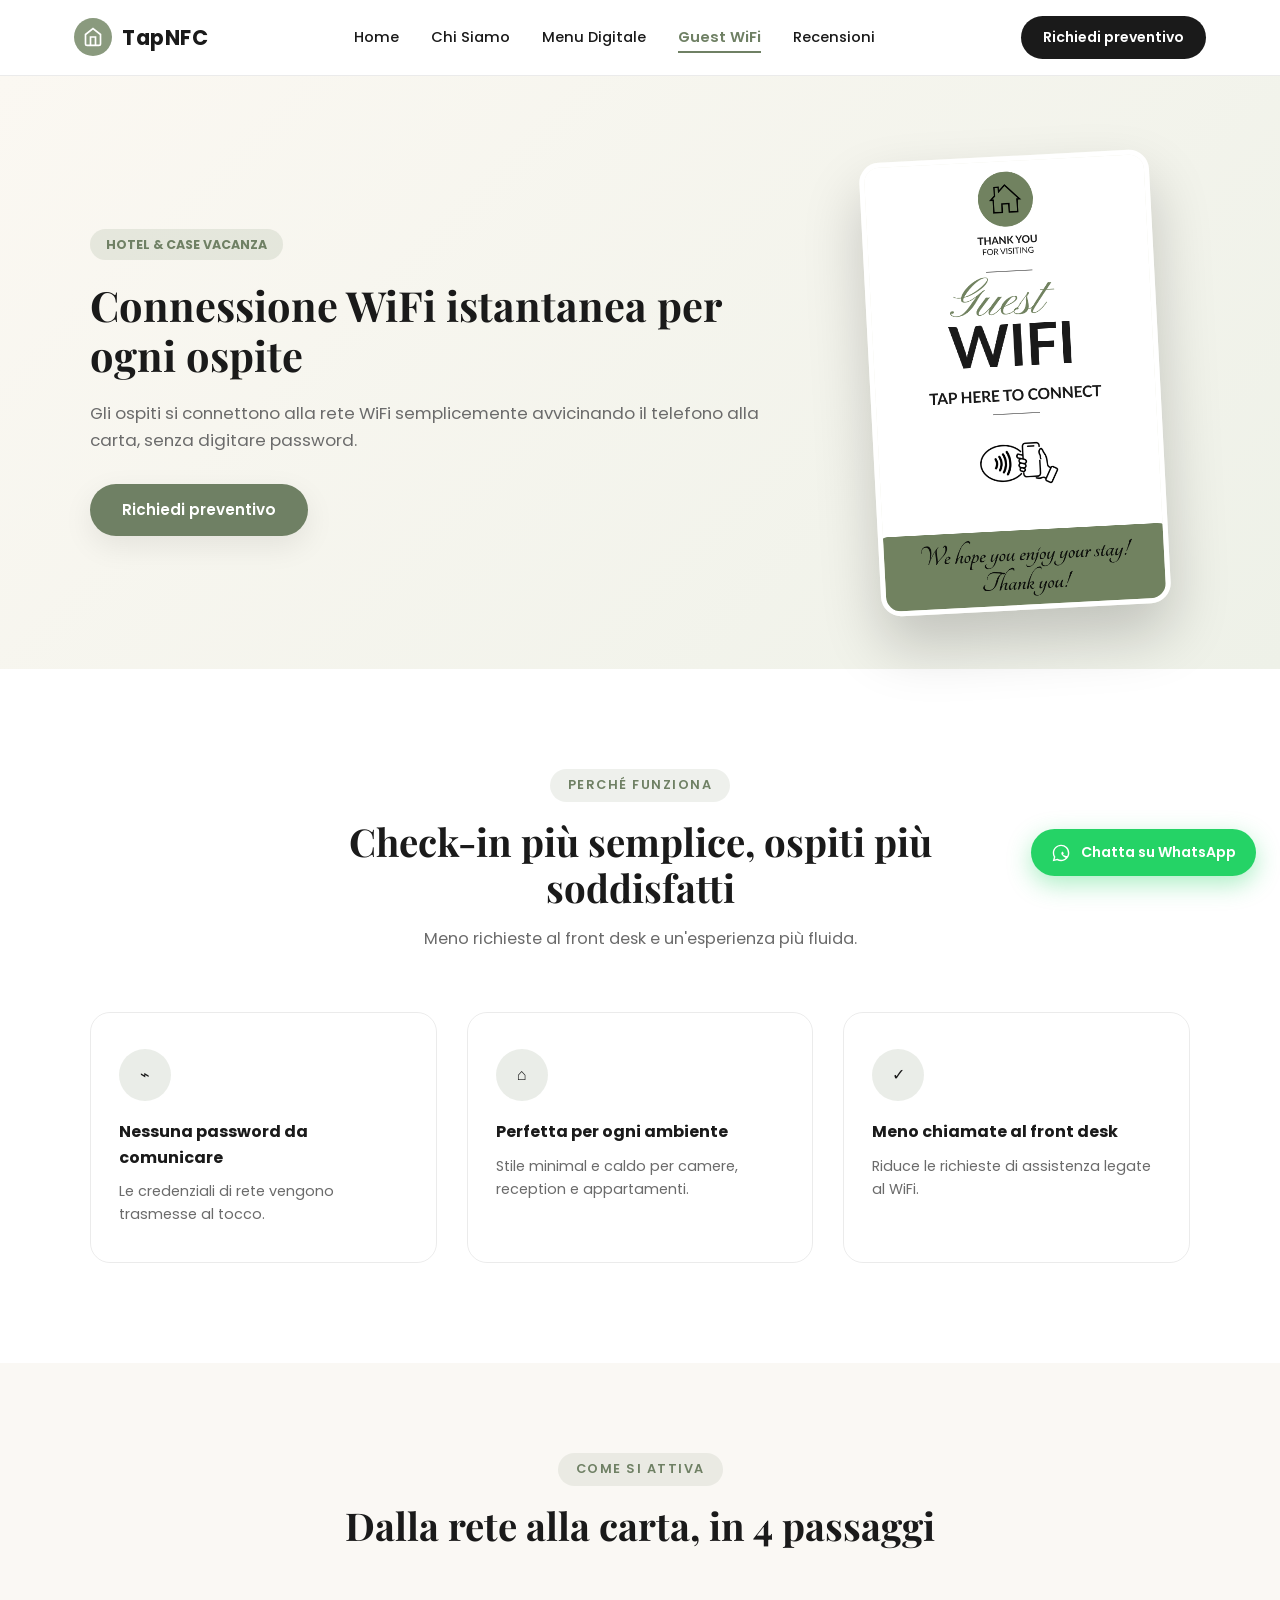
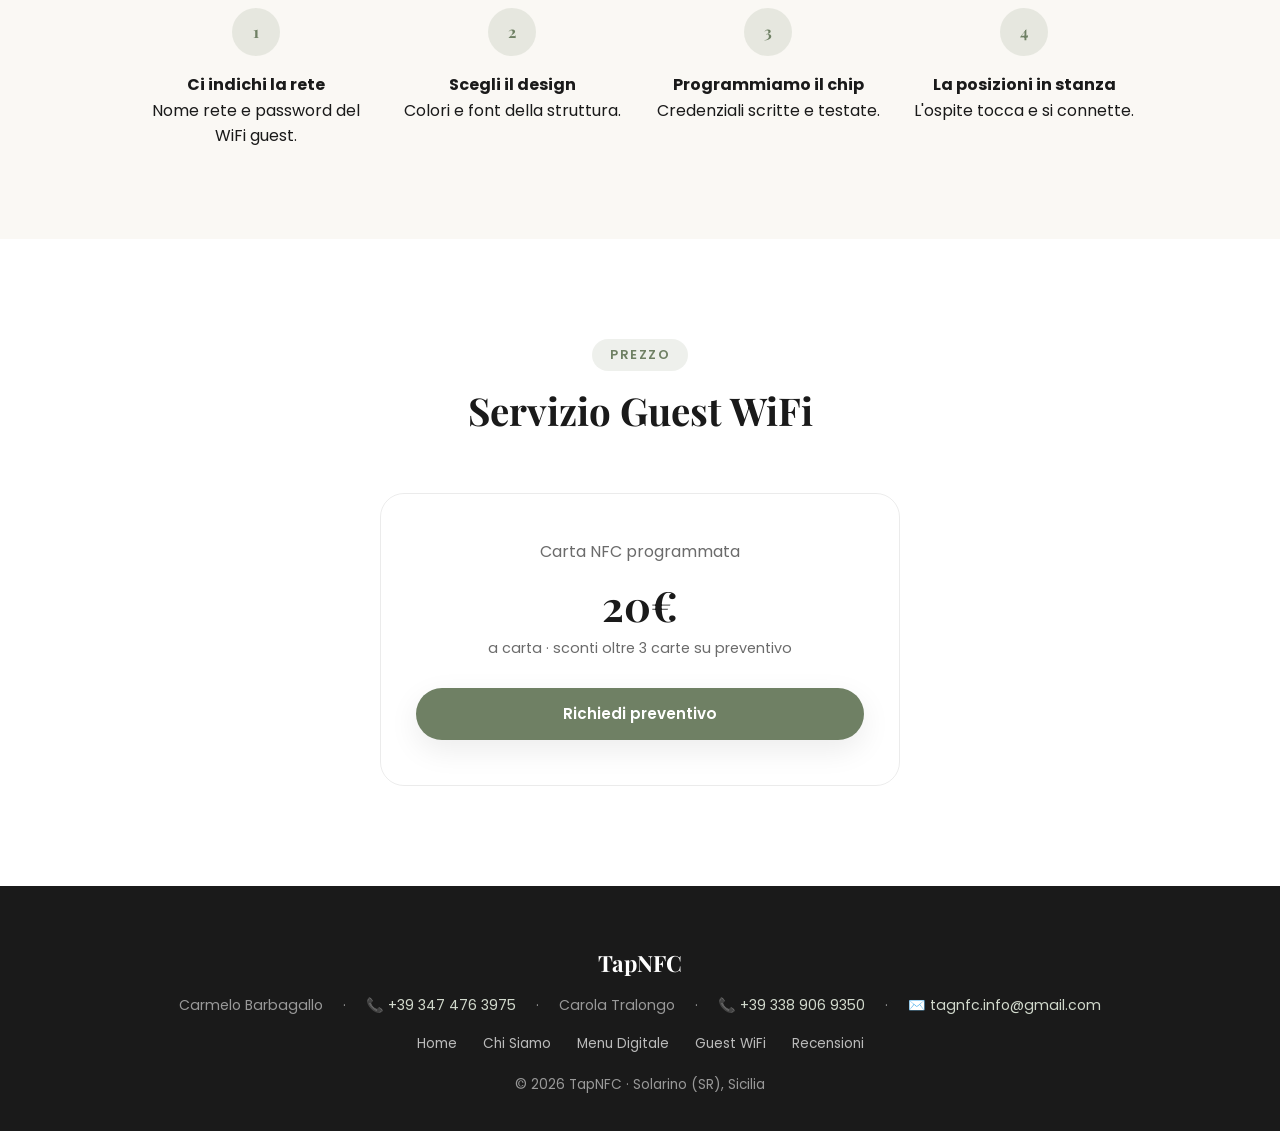
<file: guest-wifi.html>
<!DOCTYPE html>
<html lang="it">
<head>
<meta charset="UTF-8">
<meta name="viewport" content="width=device-width, initial-scale=1.0">
<title>Guest WiFi NFC | TapNFC per Hotel, B&B e Case Vacanza</title>
<meta name="description" content="Connetti i tuoi ospiti al WiFi senza password. Carte NFC eleganti per camere d'albergo, reception e appartamenti vacanze.">
<meta property="og:title" content="Guest WiFi NFC | TapNFC">
<meta property="og:description" content="Accesso istantaneo alla rete WiFi con un tocco dello smartphone. Zero errori, zero password complicate.">
<meta property="og:type" content="website">
<link rel="preconnect" href="https://fonts.googleapis.com">
<link href="https://fonts.googleapis.com/css2?family=Playfair+Display:wght@500;600;700&family=Poppins:wght@300;400;500;600;700&display=swap" rel="stylesheet">
<link rel="stylesheet" href="shared.css">
<style>
.service-hero{background:linear-gradient(135deg,#fbf8f2,#eef1e8);padding:80px 24px 60px}.service-hero-inner{display:flex;align-items:center;gap:60px;max-width:1100px;margin:auto}.service-hero-text{flex:1}.service-hero-text .tag{display:inline-block;padding:6px 16px;border-radius:16px;background:rgba(138,154,126,.18);color:#6f8064;font-size:.78rem;font-weight:700;text-transform:uppercase;margin-bottom:20px}.service-hero-text h1{font-size:2.6rem;line-height:1.2;margin-bottom:20px}.service-hero-text p{color:var(--gray);font-size:1.05rem;margin-bottom:30px}.service-hero-visual{flex:0 0 320px}.wifi-card-img{width:290px;border:5px solid #fff;border-radius:20px;overflow:hidden;box-shadow:0 30px 60px rgba(0,0,0,.2);transform:rotate(-3deg)}.wifi-card-img img{width:100%;display:block}.detail-grid{display:grid;grid-template-columns:repeat(3,1fr);gap:30px;max-width:1100px;margin:auto}.detail-card{padding:36px 28px;border-radius:20px;border:1px solid rgba(0,0,0,.08)}.detail-card .icon-circle{width:52px;height:52px;border-radius:50%;display:flex;align-items:center;justify-content:center;background:rgba(138,154,126,.18);margin-bottom:18px}.detail-card h4{margin-bottom:10px}.detail-card p{color:var(--gray);font-size:.9rem}.process-strip{background:#faf8f4;padding:90px 24px}.process-steps{display:flex;gap:24px;flex-wrap:wrap;max-width:1000px;margin:auto}.process-step{flex:1;min-width:180px;text-align:center}.step-num{width:48px;height:48px;border-radius:50%;background:rgba(138,154,126,.18);color:#6f8064;display:flex;align-items:center;justify-content:center;margin:0 auto 16px;font-family:'Playfair Display';font-weight:700}.price-box{max-width:520px;margin:auto;text-align:center;padding:45px 35px;border:1px solid rgba(0,0,0,.08);border-radius:24px}.price-box .amount{font:700 2.6rem 'Playfair Display';margin:12px 0 5px}.price-box .unit{color:var(--gray);font-size:.9rem;margin-bottom:28px}@media(max-width:900px){.service-hero-inner{flex-direction:column}.detail-grid{grid-template-columns:1fr}.service-hero-visual{flex-basis:auto}}
</style>
</head>
<body>
<header>
  <nav>
    <div class="logo">
      <div class="logo-icon">
        <svg viewBox="0 0 24 24" fill="none" stroke="white" stroke-width="2">
          <path d="M3 9l9-7 9 7v11a2 2 0 0 1-2 2H5a2 2 0 0 1-2-2z"/>
          <path d="M9 22V12h6v10"/>
        </svg>
      </div>
      TapNFC
    </div>
    <button class="mobile-toggle" aria-label="Apri menu" aria-expanded="false">
      <span></span>
      <span></span>
      <span></span>
    </button>
    <ul class="nav-links">
      <li><a href="index.html">Home</a></li>
      <li><a href="chi-siamo.html">Chi Siamo</a></li>
      <li><a href="menu-digitale.html">Menu Digitale</a></li>
      <li><a class="active" href="guest-wifi.html">Guest WiFi</a></li>
      <li><a href="recensioni-google.html">Recensioni</a></li>
      <li class="mobile-cta-item"><a href="index.html#contact" class="nav-cta">Richiedi preventivo</a></li>
    </ul>
    <a href="index.html#contact" class="nav-cta desktop-only">Richiedi preventivo</a>
  </nav>
</header>

<section class="service-hero">
  <div class="service-hero-inner">
    <div class="service-hero-text">
      <span class="tag">Hotel &amp; Case Vacanza</span>
      <h1>Connessione WiFi istantanea per ogni ospite</h1>
      <p>Gli ospiti si connettono alla rete WiFi semplicemente avvicinando il telefono alla carta, senza digitare password.</p>
      <a href="index.html#contact" class="btn-primary" style="background:var(--sage-dark)">Richiedi preventivo</a>
    </div>
    <div class="service-hero-visual">
      <div class="wifi-card-img">
        <img src="images/HQ_WIFI_card.png" alt="Carta NFC Guest WiFi">
      </div>
    </div>
  </div>
</section>

<section>
  <div class="container">
    <div class="section-head">
      <span class="eyebrow">Perché funziona</span>
      <h2>Check-in più semplice, ospiti più soddisfatti</h2>
      <p>Meno richieste al front desk e un'esperienza più fluida.</p>
    </div>
    <div class="detail-grid">
      <div class="detail-card">
        <div class="icon-circle">⌁</div>
        <h4>Nessuna password da comunicare</h4>
        <p>Le credenziali di rete vengono trasmesse al tocco.</p>
      </div>
      <div class="detail-card">
        <div class="icon-circle">⌂</div>
        <h4>Perfetta per ogni ambiente</h4>
        <p>Stile minimal e caldo per camere, reception e appartamenti.</p>
      </div>
      <div class="detail-card">
        <div class="icon-circle">✓</div>
        <h4>Meno chiamate al front desk</h4>
        <p>Riduce le richieste di assistenza legate al WiFi.</p>
      </div>
    </div>
  </div>
</section>

<section class="process-strip">
  <div class="container">
    <div class="section-head">
      <span class="eyebrow">Come si attiva</span>
      <h2>Dalla rete alla carta, in 4 passaggi</h2>
    </div>
    <div class="process-steps">
      <div class="process-step">
        <div class="step-num">1</div>
        <h4>Ci indichi la rete</h4>
        <p>Nome rete e password del WiFi guest.</p>
      </div>
      <div class="process-step">
        <div class="step-num">2</div>
        <h4>Scegli il design</h4>
        <p>Colori e font della struttura.</p>
      </div>
      <div class="process-step">
        <div class="step-num">3</div>
        <h4>Programmiamo il chip</h4>
        <p>Credenziali scritte e testate.</p>
      </div>
      <div class="process-step">
        <div class="step-num">4</div>
        <h4>La posizioni in stanza</h4>
        <p>L'ospite tocca e si connette.</p>
      </div>
    </div>
  </div>
</section>

<section>
  <div class="container">
    <div class="section-head">
      <span class="eyebrow">Prezzo</span>
      <h2>Servizio Guest WiFi</h2>
    </div>
    <div class="price-box">
      <p style="color:var(--gray)">Carta NFC programmata</p>
      <div class="amount">20€</div>
      <div class="unit">a carta · sconti oltre 3 carte su preventivo</div>
      <a href="index.html#contact" class="btn-primary" style="width:100%;background:var(--sage-dark)">Richiedi preventivo</a>
    </div>
  </div>
</section>

<a href="https://wa.me/393474763975?text=Ciao%20Carmelo,%20vorrei%20informazioni%20sulle%20carte%20Guest%20WiFi%20NFC%20per%20la%20mia%20struttura." target="_blank" rel="noopener noreferrer" class="floating-contact" aria-label="Contattaci su WhatsApp">
  <svg viewBox="0 0 24 24" fill="currentColor">
    <path d="M12.04 2c-5.46 0-9.91 4.45-9.91 9.91 0 1.75.46 3.45 1.32 4.95L2.05 22l5.25-1.38c1.45.79 3.08 1.21 4.74 1.21 5.46 0 9.91-4.45 9.91-9.91 0-2.65-1.03-5.14-2.9-7.01A9.816 9.816 0 0 0 12.04 2zm.01 1.67c2.2 0 4.26.86 5.82 2.42a8.225 8.225 0 0 1 2.41 5.83c0 4.54-3.7 8.24-8.24 8.24-1.48 0-2.93-.4-4.2-1.15l-.3-.18-3.12.82.83-3.04-.2-.31a8.196 8.196 0 0 1-1.26-4.38c0-4.54 3.7-8.24 8.24-8.24zm4.78 11.66c-.2-.1-.18-.09-1.07-.54-.89-.44-1.04-.54-1.18-.74-.15-.2-.05-.3.05-.44.1-.15.25-.3.35-.45.1-.15.15-.25.2-.4.05-.15 0-.3-.05-.4-.05-.1-.45-1.08-.62-1.48-.16-.39-.33-.34-.45-.34h-.39c-.13 0-.35.05-.53.25-.18.2-.7.68-.7 1.66s.72 1.92.82 2.05c.1.15 1.41 2.15 3.42 3.02.48.21.85.33 1.14.43.48.15.92.13 1.27.08.39-.06 1.19-.49 1.36-.96.17-.47.17-.88.12-.96-.05-.08-.18-.13-.38-.23z"/>
  </svg>
  <span>Chatta su WhatsApp</span>
</a>

<footer>
  <div class="footer-logo">TapNFC</div>
  <div class="footer-contact-info">
    <span>Carmelo Barbagallo</span>
    <span>·</span>
    <a href="tel:+393474763975">📞 +39 347 476 3975</a>
    <span>·</span>
    <span>Carola Tralongo</span>
    <span>·</span>
    <a href="tel:+393389069350">📞 +39 338 906 9350</a>
    <span>·</span>
    <a href="mailto:tagnfc.info@gmail.com">✉️ tagnfc.info@gmail.com</a>
  </div>
  <div class="footer-links">
    <a href="index.html">Home</a>
    <a href="chi-siamo.html">Chi Siamo</a>
    <a href="menu-digitale.html">Menu Digitale</a>
    <a href="guest-wifi.html">Guest WiFi</a>
    <a href="recensioni-google.html">Recensioni</a>
  </div>
  <p>&copy; 2026 TapNFC · Solarino (SR), Sicilia</p>
</footer>

<script src="shared.js" defer></script>
</body>
</html>
</file>
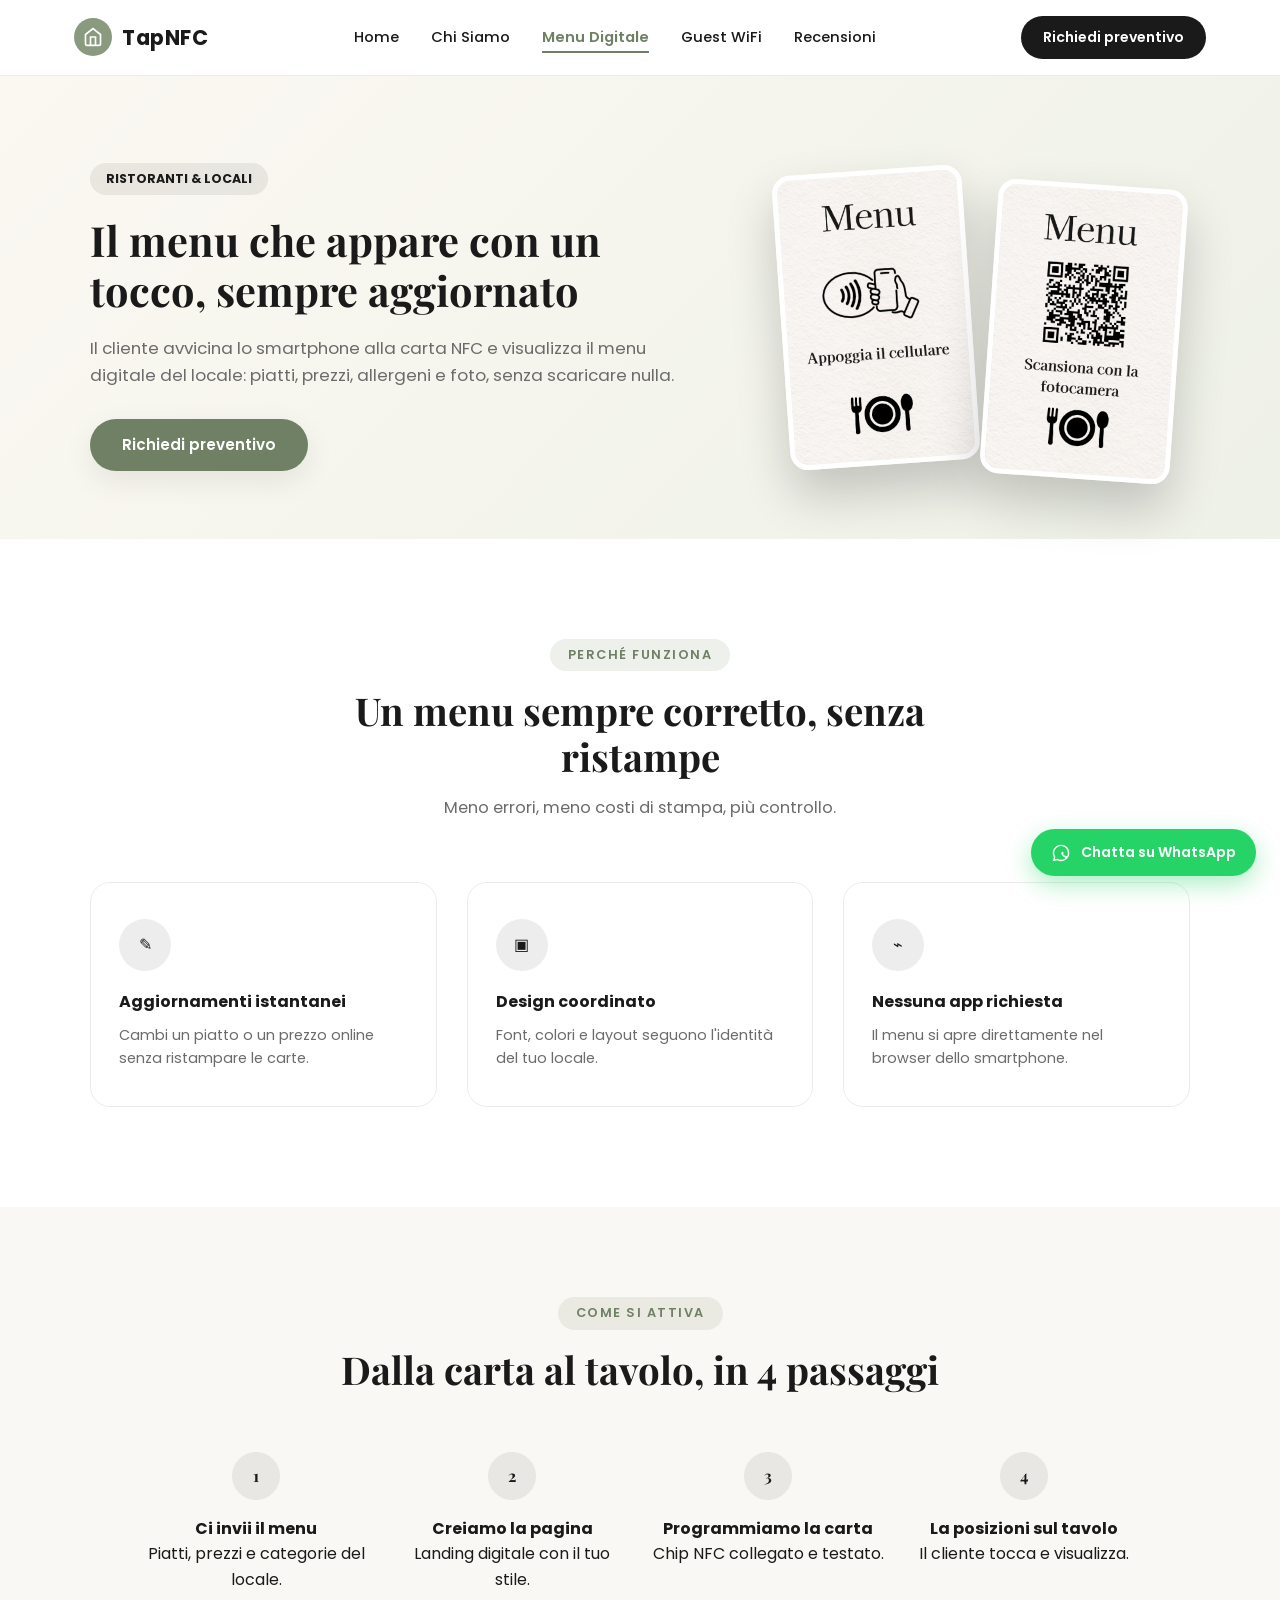
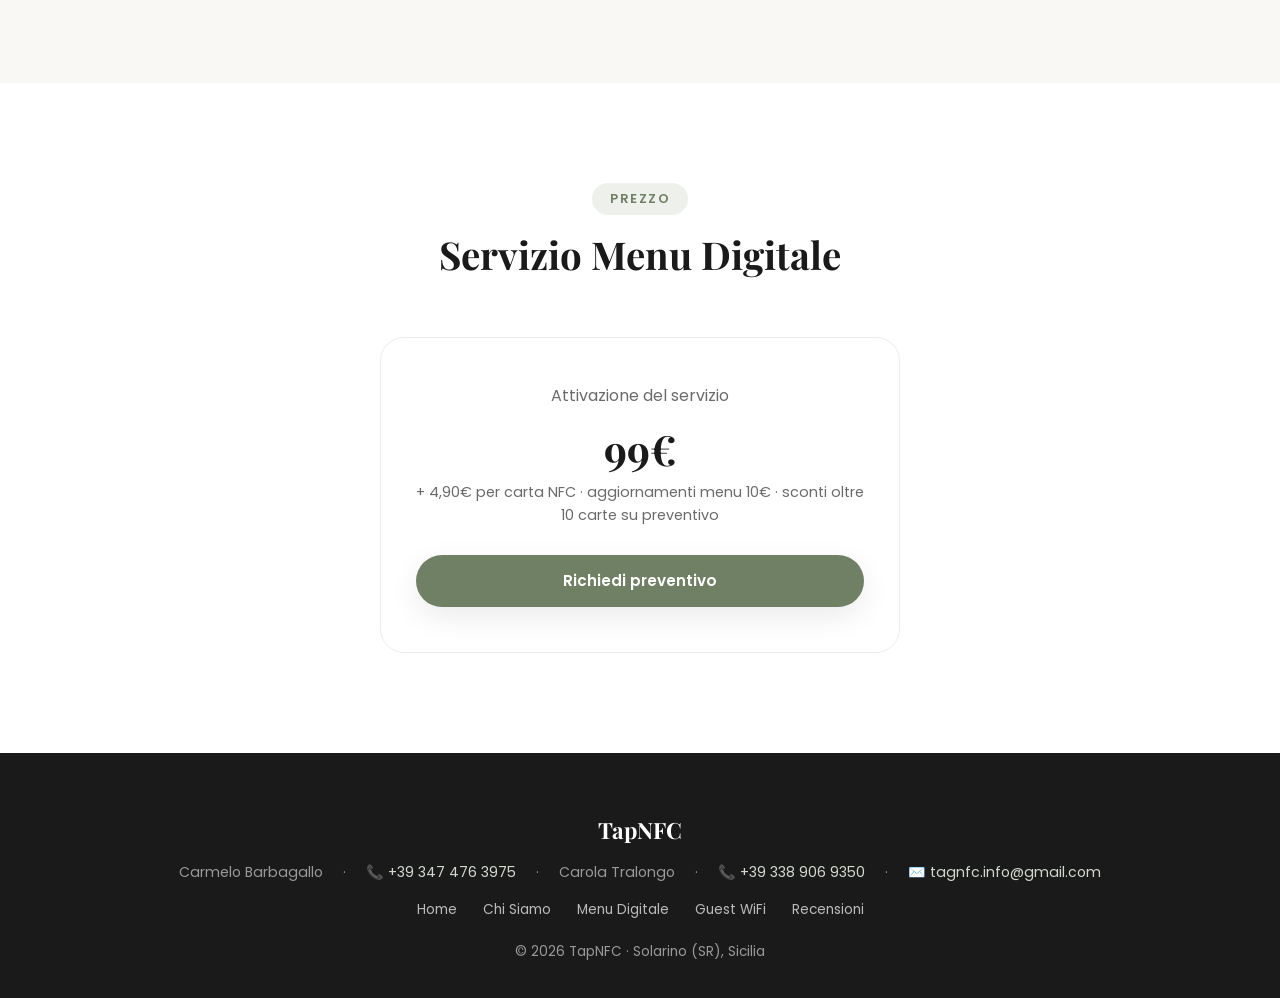
<file: menu-digitale.html>
<!DOCTYPE html>
<html lang="it">
<head>
<meta charset="UTF-8">
<meta name="viewport" content="width=device-width, initial-scale=1.0">
<title>Menu Digitale NFC | TapNFC per Ristoranti e Locali</title>
<meta name="description" content="Carte NFC per menu digitale al tavolo: aggiorna piatti, prezzi e allergeni in tempo reale. Zero app necessarie per i tuoi clienti.">
<meta property="og:title" content="Menu Digitale NFC | TapNFC">
<meta property="og:description" content="Il menu del tuo ristorante a portata di tocco con chip NFC integrato e design personalizzato.">
<meta property="og:type" content="website">
<link rel="preconnect" href="https://fonts.googleapis.com">
<link href="https://fonts.googleapis.com/css2?family=Playfair+Display:wght@500;600;700&family=Poppins:wght@300;400;500;600;700&display=swap" rel="stylesheet">
<link rel="stylesheet" href="shared.css">
<style>
.service-hero{background:linear-gradient(135deg,#fbf8f2,#eef1e8);padding:80px 24px 60px}.service-hero-inner{display:flex;align-items:center;gap:60px;max-width:1100px;margin:auto}.service-hero-text{flex:1}.service-hero-text .tag{display:inline-block;padding:6px 16px;border-radius:16px;background:rgba(26,26,26,.08);font-size:.78rem;font-weight:700;text-transform:uppercase;margin-bottom:20px}.service-hero-text h1{font-size:2.6rem;line-height:1.2;margin-bottom:20px}.service-hero-text p{color:var(--gray);font-size:1.05rem;margin-bottom:30px}.service-hero-visual{flex:0 0 420px}.menu-cards{display:flex;justify-content:center;align-items:center;gap:18px}.hero-card-mock{width:190px;border:5px solid #fff;border-radius:18px;overflow:hidden;box-shadow:0 25px 50px rgba(0,0,0,.2)}.hero-card-mock.front{transform:rotate(-4deg)}.hero-card-mock.back{transform:rotate(4deg);margin-top:28px}.hero-card-mock img{width:100%;display:block}.detail-grid{display:grid;grid-template-columns:repeat(3,1fr);gap:30px;max-width:1100px;margin:auto}.detail-card{padding:36px 28px;border-radius:20px;border:1px solid rgba(0,0,0,.08)}.detail-card .icon-circle{width:52px;height:52px;border-radius:50%;display:flex;align-items:center;justify-content:center;background:rgba(26,26,26,.08);margin-bottom:18px}.detail-card h4{margin-bottom:10px}.detail-card p{color:var(--gray);font-size:.9rem}.process-strip{background:#faf8f4;padding:90px 24px}.process-steps{display:flex;gap:24px;flex-wrap:wrap;max-width:1000px;margin:auto}.process-step{flex:1;min-width:180px;text-align:center}.step-num{width:48px;height:48px;border-radius:50%;background:rgba(26,26,26,.08);display:flex;align-items:center;justify-content:center;margin:0 auto 16px;font-family:'Playfair Display';font-weight:700}.price-box{max-width:520px;margin:auto;text-align:center;padding:45px 35px;border:1px solid rgba(0,0,0,.08);border-radius:24px}.price-box .amount{font:700 2.6rem 'Playfair Display';margin:12px 0 5px}.price-box .unit{color:var(--gray);font-size:.9rem;margin-bottom:28px}@media(max-width:900px){.service-hero-inner{flex-direction:column}.detail-grid{grid-template-columns:1fr}.service-hero-visual{flex-basis:auto}}@media(max-width:480px){.hero-card-mock{width:145px}.menu-cards{gap:7px}}
</style>
</head>
<body>
<header>
  <nav>
    <div class="logo">
      <div class="logo-icon">
        <svg viewBox="0 0 24 24" fill="none" stroke="white" stroke-width="2">
          <path d="M3 9l9-7 9 7v11a2 2 0 0 1-2 2H5a2 2 0 0 1-2-2z"/>
          <path d="M9 22V12h6v10"/>
        </svg>
      </div>
      TapNFC
    </div>
    <button class="mobile-toggle" aria-label="Apri menu" aria-expanded="false">
      <span></span>
      <span></span>
      <span></span>
    </button>
    <ul class="nav-links">
      <li><a href="index.html">Home</a></li>
      <li><a href="chi-siamo.html">Chi Siamo</a></li>
      <li><a class="active" href="menu-digitale.html">Menu Digitale</a></li>
      <li><a href="guest-wifi.html">Guest WiFi</a></li>
      <li><a href="recensioni-google.html">Recensioni</a></li>
      <li class="mobile-cta-item"><a href="index.html#contact" class="nav-cta">Richiedi preventivo</a></li>
    </ul>
    <a href="index.html#contact" class="nav-cta desktop-only">Richiedi preventivo</a>
  </nav>
</header>

<section class="service-hero">
  <div class="service-hero-inner">
    <div class="service-hero-text">
      <span class="tag">Ristoranti &amp; Locali</span>
      <h1>Il menu che appare con un tocco, sempre aggiornato</h1>
      <p>Il cliente avvicina lo smartphone alla carta NFC e visualizza il menu digitale del locale: piatti, prezzi, allergeni e foto, senza scaricare nulla.</p>
      <a href="index.html#contact" class="btn-primary">Richiedi preventivo</a>
    </div>
    <div class="service-hero-visual">
      <div class="menu-cards">
        <div class="hero-card-mock front">
          <img src="images/HQ_menu_fronte.png" alt="Fronte carta NFC Menu">
        </div>
        <div class="hero-card-mock back">
          <img src="images/HQ_menu-retro.png" alt="Retro carta NFC Menu">
        </div>
      </div>
    </div>
  </div>
</section>

<section>
  <div class="container">
    <div class="section-head">
      <span class="eyebrow">Perché funziona</span>
      <h2>Un menu sempre corretto, senza ristampe</h2>
      <p>Meno errori, meno costi di stampa, più controllo.</p>
    </div>
    <div class="detail-grid">
      <div class="detail-card">
        <div class="icon-circle">✎</div>
        <h4>Aggiornamenti istantanei</h4>
        <p>Cambi un piatto o un prezzo online senza ristampare le carte.</p>
      </div>
      <div class="detail-card">
        <div class="icon-circle">▣</div>
        <h4>Design coordinato</h4>
        <p>Font, colori e layout seguono l'identità del tuo locale.</p>
      </div>
      <div class="detail-card">
        <div class="icon-circle">⌁</div>
        <h4>Nessuna app richiesta</h4>
        <p>Il menu si apre direttamente nel browser dello smartphone.</p>
      </div>
    </div>
  </div>
</section>

<section class="process-strip">
  <div class="container">
    <div class="section-head">
      <span class="eyebrow">Come si attiva</span>
      <h2>Dalla carta al tavolo, in 4 passaggi</h2>
    </div>
    <div class="process-steps">
      <div class="process-step">
        <div class="step-num">1</div>
        <h4>Ci invii il menu</h4>
        <p>Piatti, prezzi e categorie del locale.</p>
      </div>
      <div class="process-step">
        <div class="step-num">2</div>
        <h4>Creiamo la pagina</h4>
        <p>Landing digitale con il tuo stile.</p>
      </div>
      <div class="process-step">
        <div class="step-num">3</div>
        <h4>Programmiamo la carta</h4>
        <p>Chip NFC collegato e testato.</p>
      </div>
      <div class="process-step">
        <div class="step-num">4</div>
        <h4>La posizioni sul tavolo</h4>
        <p>Il cliente tocca e visualizza.</p>
      </div>
    </div>
  </div>
</section>

<section>
  <div class="container">
    <div class="section-head">
      <span class="eyebrow">Prezzo</span>
      <h2>Servizio Menu Digitale</h2>
    </div>
    <div class="price-box">
      <p style="color:var(--gray)">Attivazione del servizio</p>
      <div class="amount">99€</div>
      <div class="unit">+ 4,90€ per carta NFC · aggiornamenti menu 10€ · sconti oltre 10 carte su preventivo</div>
      <a href="index.html#contact" class="btn-primary" style="width:100%">Richiedi preventivo</a>
    </div>
  </div>
</section>

<a href="https://wa.me/393474763975?text=Ciao%20Carmelo,%20vorrei%20informazioni%20sul%20Menu%20Digitale%20NFC%20per%20il%20mio%20locale." target="_blank" rel="noopener noreferrer" class="floating-contact" aria-label="Contattaci su WhatsApp">
  <svg viewBox="0 0 24 24" fill="currentColor">
    <path d="M12.04 2c-5.46 0-9.91 4.45-9.91 9.91 0 1.75.46 3.45 1.32 4.95L2.05 22l5.25-1.38c1.45.79 3.08 1.21 4.74 1.21 5.46 0 9.91-4.45 9.91-9.91 0-2.65-1.03-5.14-2.9-7.01A9.816 9.816 0 0 0 12.04 2zm.01 1.67c2.2 0 4.26.86 5.82 2.42a8.225 8.225 0 0 1 2.41 5.83c0 4.54-3.7 8.24-8.24 8.24-1.48 0-2.93-.4-4.2-1.15l-.3-.18-3.12.82.83-3.04-.2-.31a8.196 8.196 0 0 1-1.26-4.38c0-4.54 3.7-8.24 8.24-8.24zm4.78 11.66c-.2-.1-.18-.09-1.07-.54-.89-.44-1.04-.54-1.18-.74-.15-.2-.05-.3.05-.44.1-.15.25-.3.35-.45.1-.15.15-.25.2-.4.05-.15 0-.3-.05-.4-.05-.1-.45-1.08-.62-1.48-.16-.39-.33-.34-.45-.34h-.39c-.13 0-.35.05-.53.25-.18.2-.7.68-.7 1.66s.72 1.92.82 2.05c.1.15 1.41 2.15 3.42 3.02.48.21.85.33 1.14.43.48.15.92.13 1.27.08.39-.06 1.19-.49 1.36-.96.17-.47.17-.88.12-.96-.05-.08-.18-.13-.38-.23z"/>
  </svg>
  <span>Chatta su WhatsApp</span>
</a>

<footer>
  <div class="footer-logo">TapNFC</div>
  <div class="footer-contact-info">
    <span>Carmelo Barbagallo</span>
    <span>·</span>
    <a href="tel:+393474763975">📞 +39 347 476 3975</a>
    <span>·</span>
    <span>Carola Tralongo</span>
    <span>·</span>
    <a href="tel:+393389069350">📞 +39 338 906 9350</a>
    <span>·</span>
    <a href="mailto:tagnfc.info@gmail.com">✉️ tagnfc.info@gmail.com</a>
  </div>
  <div class="footer-links">
    <a href="index.html">Home</a>
    <a href="chi-siamo.html">Chi Siamo</a>
    <a href="menu-digitale.html">Menu Digitale</a>
    <a href="guest-wifi.html">Guest WiFi</a>
    <a href="recensioni-google.html">Recensioni</a>
  </div>
  <p>&copy; 2026 TapNFC · Solarino (SR), Sicilia</p>
</footer>

<script src="shared.js" defer></script>
</body>
</html>
</file>
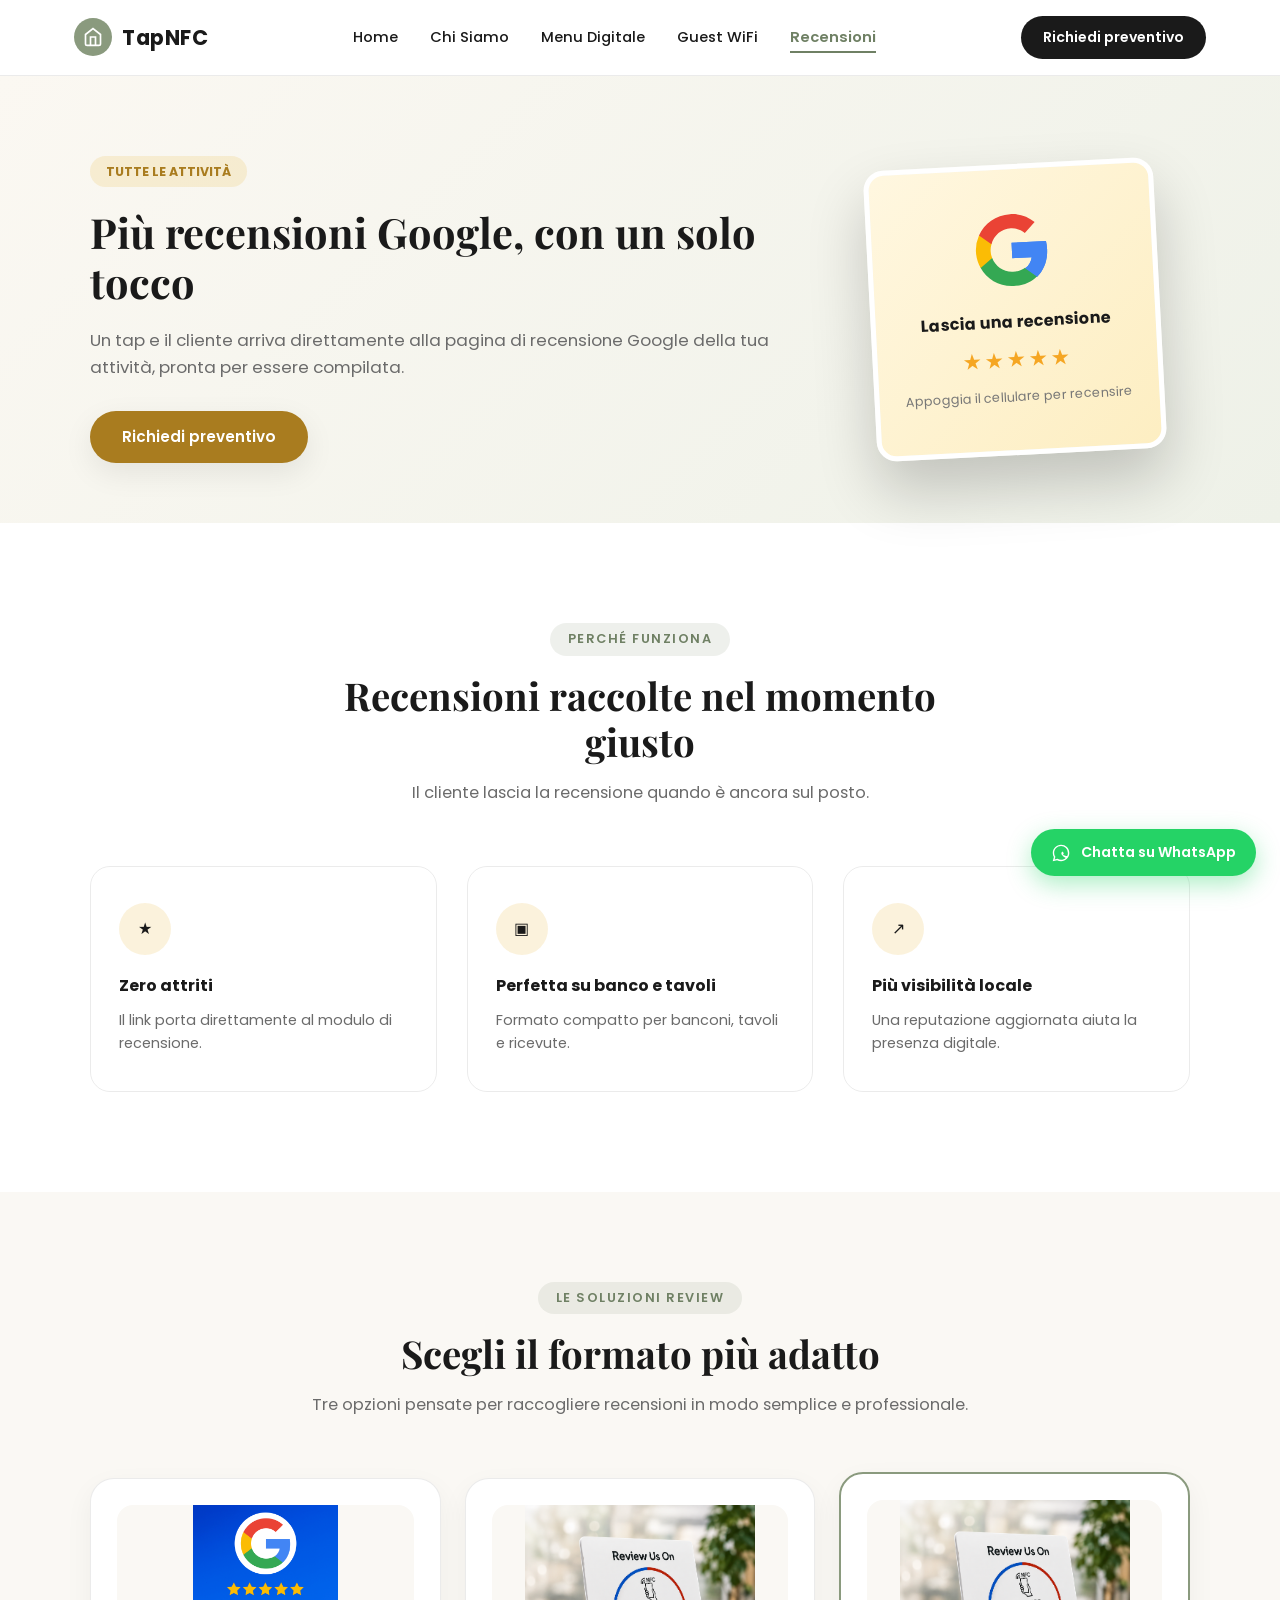
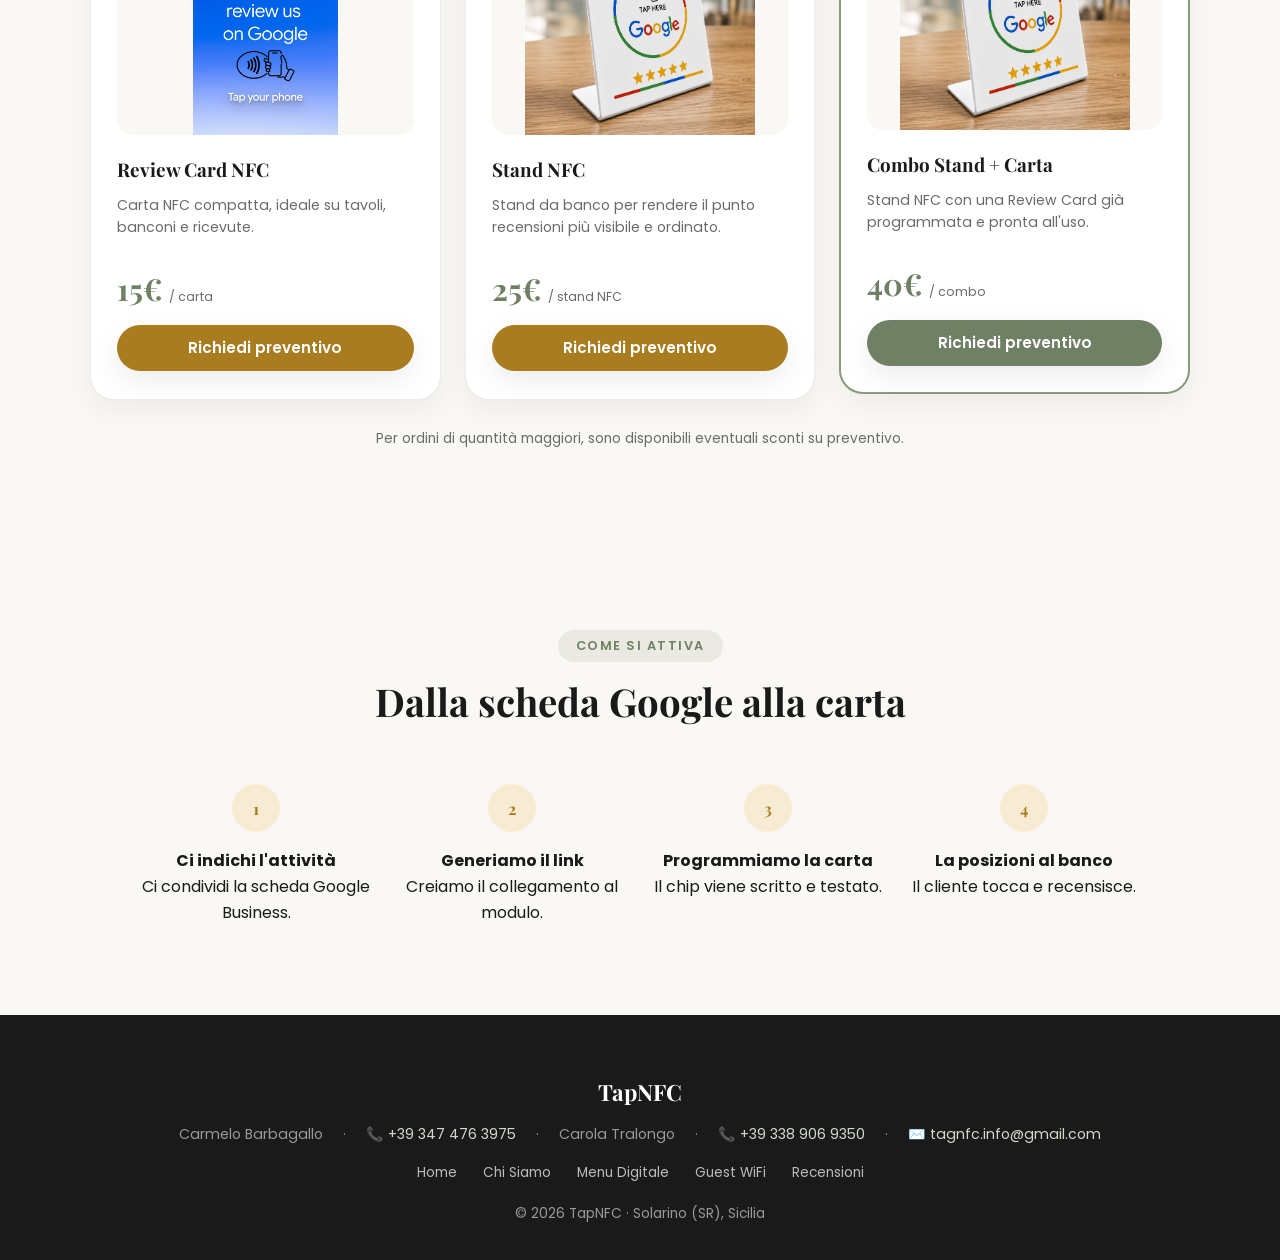
<file: recensioni-google.html>
<!DOCTYPE html>
<html lang="it">
<head>
<meta charset="UTF-8">
<meta name="viewport" content="width=device-width, initial-scale=1.0">
<title>Recensioni Google NFC | TapNFC Carte e Stand</title>
<meta name="description" content="Aumenta le recensioni Google della tua attività a 5 stelle: carte e stand NFC pronti all'uso per bancone, tavoli e ricevute.">
<meta property="og:title" content="Recensioni Google NFC | TapNFC">
<meta property="og:description" content="Raccogli più recensioni al momento giusto con un semplice tocco dello smartphone del cliente.">
<meta property="og:type" content="website">
<link rel="preconnect" href="https://fonts.googleapis.com">
<link href="https://fonts.googleapis.com/css2?family=Playfair+Display:wght@500;600;700&family=Poppins:wght@300;400;500;600;700&display=swap" rel="stylesheet">
<link rel="stylesheet" href="shared.css">
<style>
.service-hero{background:linear-gradient(135deg,#fbf8f2,#eef1e8);padding:80px 24px 60px}.service-hero-inner{display:flex;align-items:center;gap:60px;max-width:1100px;margin:auto}.service-hero-text{flex:1}.service-hero-text .tag{display:inline-block;padding:6px 16px;border-radius:16px;background:rgba(230,180,60,.18);color:#a97c1f;font-size:.78rem;font-weight:700;text-transform:uppercase;margin-bottom:20px}.service-hero-text h1{font-size:2.6rem;line-height:1.2;margin-bottom:20px}.service-hero-text p{color:var(--gray);font-size:1.05rem;margin-bottom:30px}.service-hero-visual{flex:0 0 320px}.review-card{width:290px;background:linear-gradient(135deg,#fff7e0,#fdeec2);border:5px solid #fff;border-radius:20px;box-shadow:0 30px 60px rgba(0,0,0,.2);transform:rotate(-3deg);padding:42px 24px;text-align:center}.google-logo{width:78px;height:78px;margin:0 auto 20px;display:block}.review-card h4{font-family:Poppins;margin-bottom:8px}.review-card .stars{color:#f5a623;font-size:1.35rem;letter-spacing:2px}.review-card p{font-size:.8rem;color:#777;margin-top:10px}.detail-grid{display:grid;grid-template-columns:repeat(3,1fr);gap:30px;max-width:1100px;margin:auto}.detail-card{padding:36px 28px;border-radius:20px;border:1px solid rgba(0,0,0,.08)}.detail-card .icon-circle{width:52px;height:52px;border-radius:50%;display:flex;align-items:center;justify-content:center;background:rgba(230,180,60,.18);margin-bottom:18px}.detail-card h4{margin-bottom:10px}.detail-card p{color:var(--gray);font-size:.9rem}.process-strip{background:#faf8f4;padding:90px 24px}.process-steps{display:flex;gap:24px;flex-wrap:wrap;max-width:1000px;margin:auto}.process-step{flex:1;min-width:180px;text-align:center}.step-num{width:48px;height:48px;border-radius:50%;background:rgba(230,180,60,.18);color:#a97c1f;display:flex;align-items:center;justify-content:center;margin:0 auto 16px;font-family:'Playfair Display';font-weight:700}.products{padding:90px 24px;background:#faf8f4}.products-grid{display:grid;grid-template-columns:repeat(3,1fr);gap:24px;max-width:1100px;margin:auto}.product-card{background:#fff;border:1px solid rgba(0,0,0,.08);border-radius:24px;padding:26px;display:flex;flex-direction:column;box-shadow:0 10px 28px rgba(0,0,0,.05)}.product-card.featured{border:2px solid var(--sage);transform:translateY(-6px)}.product-image{width:100%;height:230px;object-fit:contain;background:#faf8f4;border-radius:16px;margin-bottom:20px}.product-card h3{font-size:1.18rem;margin-bottom:8px}.product-card p{color:var(--gray);font-size:.88rem;min-height:58px}.product-price{font:700 1.9rem 'Playfair Display';color:var(--sage-dark);margin:16px 0}.product-price small{font:400 .78rem Poppins;color:var(--gray)}.product-card .btn-primary{width:100%;text-align:center;padding:11px}.quantity-note{text-align:center;color:var(--gray);font-size:.86rem;margin:28px auto 0}@media(max-width:1000px){.products-grid{grid-template-columns:1fr 1fr}.product-card.featured{transform:none}}@media(max-width:900px){.service-hero-inner{flex-direction:column}.detail-grid{grid-template-columns:1fr}.products-grid{grid-template-columns:1fr}.service-hero-visual{flex-basis:auto}}
</style>
</head>
<body>
<header>
  <nav>
    <div class="logo">
      <div class="logo-icon">
        <svg viewBox="0 0 24 24" fill="none" stroke="white" stroke-width="2">
          <path d="M3 9l9-7 9 7v11a2 2 0 0 1-2 2H5a2 2 0 0 1-2-2z"/>
          <path d="M9 22V12h6v10"/>
        </svg>
      </div>
      TapNFC
    </div>
    <button class="mobile-toggle" aria-label="Apri menu" aria-expanded="false">
      <span></span>
      <span></span>
      <span></span>
    </button>
    <ul class="nav-links">
      <li><a href="index.html">Home</a></li>
      <li><a href="chi-siamo.html">Chi Siamo</a></li>
      <li><a href="menu-digitale.html">Menu Digitale</a></li>
      <li><a href="guest-wifi.html">Guest WiFi</a></li>
      <li><a class="active" href="recensioni-google.html">Recensioni</a></li>
      <li class="mobile-cta-item"><a href="index.html#contact" class="nav-cta">Richiedi preventivo</a></li>
    </ul>
    <a href="index.html#contact" class="nav-cta desktop-only">Richiedi preventivo</a>
  </nav>
</header>

<section class="service-hero">
  <div class="service-hero-inner">
    <div class="service-hero-text">
      <span class="tag">Tutte le attività</span>
      <h1>Più recensioni Google, con un solo tocco</h1>
      <p>Un tap e il cliente arriva direttamente alla pagina di recensione Google della tua attività, pronta per essere compilata.</p>
      <a href="index.html#contact" class="btn-primary" style="background:#a97c1f">Richiedi preventivo</a>
    </div>
    <div class="service-hero-visual">
      <div class="review-card">
        <svg class="google-logo" viewBox="0 0 78 78" role="img" aria-label="Google">
          <path fill="#4285F4" d="M74.2 39.8c0-2.8-.25-5.5-.7-8.1H39v15.4h19.4c-.84 4.5-3.35 8.3-7.1 10.85v9.05h11.6c6.8-6.25 11.3-15.45 11.3-27.2z"/>
          <path fill="#34A853" d="M39 75c9.7 0 17.85-3.2 23.8-8.65l-11.6-9.05c-3.2 2.15-7.3 3.45-12.2 3.45-9.35 0-17.3-6.3-20.1-14.8H6.9v9.35C12.8 67.1 24.8 75 39 75z"/>
          <path fill="#FBBC05" d="M18.9 45.95A22.7 22.7 0 0 1 17.7 39c0-2.4.4-4.75 1.2-6.95V22.7H6.9A36 36 0 0 0 3 39c0 5.85 1.4 11.4 3.9 16.3z"/>
          <path fill="#EA4335" d="M39 17.25c5.3 0 10.05 1.8 13.8 5.35l10.35-10.35C56.8 6.4 48.7 3 39 3 24.8 3 12.8 10.9 6.9 22.7l12 9.35C21.7 23.55 29.65 17.25 39 17.25z"/>
          <path fill="#4285F4" d="M39 31.7v15.4h19.4c-.84 4.5-3.35 8.3-7.1 10.85l11.6 9.05C69.7 60.75 74.2 51.55 74.2 39.8c0-2.8-.25-5.5-.7-8.1z"/>
        </svg>
        <h4>Lascia una recensione</h4>
        <div class="stars">★★★★★</div>
        <p>Appoggia il cellulare per recensire</p>
      </div>
    </div>
  </div>
</section>

<section>
  <div class="container">
    <div class="section-head">
      <span class="eyebrow">Perché funziona</span>
      <h2>Recensioni raccolte nel momento giusto</h2>
      <p>Il cliente lascia la recensione quando è ancora sul posto.</p>
    </div>
    <div class="detail-grid">
      <div class="detail-card">
        <div class="icon-circle">★</div>
        <h4>Zero attriti</h4>
        <p>Il link porta direttamente al modulo di recensione.</p>
      </div>
      <div class="detail-card">
        <div class="icon-circle">▣</div>
        <h4>Perfetta su banco e tavoli</h4>
        <p>Formato compatto per banconi, tavoli e ricevute.</p>
      </div>
      <div class="detail-card">
        <div class="icon-circle">↗</div>
        <h4>Più visibilità locale</h4>
        <p>Una reputazione aggiornata aiuta la presenza digitale.</p>
      </div>
    </div>
  </div>
</section>

<section class="products">
  <div class="container">
    <div class="section-head">
      <span class="eyebrow">Le soluzioni Review</span>
      <h2>Scegli il formato più adatto</h2>
      <p>Tre opzioni pensate per raccogliere recensioni in modo semplice e professionale.</p>
    </div>
    <div class="products-grid">
      <div class="product-card">
        <img class="product-image" src="images/review_card_new.png" alt="Review card NFC" loading="lazy">
        <h3>Review Card NFC</h3>
        <p>Carta NFC compatta, ideale su tavoli, banconi e ricevute.</p>
        <div class="product-price">15€ <small>/ carta</small></div>
        <a href="index.html#contact" class="btn-primary" style="background:#a97c1f">Richiedi preventivo</a>
      </div>
      <div class="product-card">
        <img class="product-image" src="images/review_nfc_stand.png" alt="Stand NFC senza carta" loading="lazy">
        <h3>Stand NFC</h3>
        <p>Stand da banco per rendere il punto recensioni più visibile e ordinato.</p>
        <div class="product-price">25€ <small>/ stand NFC</small></div>
        <a href="index.html#contact" class="btn-primary" style="background:#a97c1f">Richiedi preventivo</a>
      </div>
      <div class="product-card featured">
        <img class="product-image" src="images/review_nfc_stand.png" alt="Combo stand e carta NFC" loading="lazy">
        <h3>Combo Stand + Carta</h3>
        <p>Stand NFC con una Review Card già programmata e pronta all'uso.</p>
        <div class="product-price">40€ <small>/ combo</small></div>
        <a href="index.html#contact" class="btn-primary">Richiedi preventivo</a>
      </div>
    </div>
    <p class="quantity-note">Per ordini di quantità maggiori, sono disponibili eventuali sconti su preventivo.</p>
  </div>
</section>

<section class="process-strip">
  <div class="container">
    <div class="section-head">
      <span class="eyebrow">Come si attiva</span>
      <h2>Dalla scheda Google alla carta</h2>
    </div>
    <div class="process-steps">
      <div class="process-step">
        <div class="step-num">1</div>
        <h4>Ci indichi l'attività</h4>
        <p>Ci condividi la scheda Google Business.</p>
      </div>
      <div class="process-step">
        <div class="step-num">2</div>
        <h4>Generiamo il link</h4>
        <p>Creiamo il collegamento al modulo.</p>
      </div>
      <div class="process-step">
        <div class="step-num">3</div>
        <h4>Programmiamo la carta</h4>
        <p>Il chip viene scritto e testato.</p>
      </div>
      <div class="process-step">
        <div class="step-num">4</div>
        <h4>La posizioni al banco</h4>
        <p>Il cliente tocca e recensisce.</p>
      </div>
    </div>
  </div>
</section>

<a href="https://wa.me/393474763975?text=Ciao%20Carmelo,%20vorrei%20informazioni%20sulle%20carte%20e%20stand%20per%20Recensioni%20Google%20NFC." target="_blank" rel="noopener noreferrer" class="floating-contact" aria-label="Contattaci su WhatsApp">
  <svg viewBox="0 0 24 24" fill="currentColor">
    <path d="M12.04 2c-5.46 0-9.91 4.45-9.91 9.91 0 1.75.46 3.45 1.32 4.95L2.05 22l5.25-1.38c1.45.79 3.08 1.21 4.74 1.21 5.46 0 9.91-4.45 9.91-9.91 0-2.65-1.03-5.14-2.9-7.01A9.816 9.816 0 0 0 12.04 2zm.01 1.67c2.2 0 4.26.86 5.82 2.42a8.225 8.225 0 0 1 2.41 5.83c0 4.54-3.7 8.24-8.24 8.24-1.48 0-2.93-.4-4.2-1.15l-.3-.18-3.12.82.83-3.04-.2-.31a8.196 8.196 0 0 1-1.26-4.38c0-4.54 3.7-8.24 8.24-8.24zm4.78 11.66c-.2-.1-.18-.09-1.07-.54-.89-.44-1.04-.54-1.18-.74-.15-.2-.05-.3.05-.44.1-.15.25-.3.35-.45.1-.15.15-.25.2-.4.05-.15 0-.3-.05-.4-.05-.1-.45-1.08-.62-1.48-.16-.39-.33-.34-.45-.34h-.39c-.13 0-.35.05-.53.25-.18.2-.7.68-.7 1.66s.72 1.92.82 2.05c.1.15 1.41 2.15 3.42 3.02.48.21.85.33 1.14.43.48.15.92.13 1.27.08.39-.06 1.19-.49 1.36-.96.17-.47.17-.88.12-.96-.05-.08-.18-.13-.38-.23z"/>
  </svg>
  <span>Chatta su WhatsApp</span>
</a>

<footer>
  <div class="footer-logo">TapNFC</div>
  <div class="footer-contact-info">
    <span>Carmelo Barbagallo</span>
    <span>·</span>
    <a href="tel:+393474763975">📞 +39 347 476 3975</a>
    <span>·</span>
    <span>Carola Tralongo</span>
    <span>·</span>
    <a href="tel:+393389069350">📞 +39 338 906 9350</a>
    <span>·</span>
    <a href="mailto:tagnfc.info@gmail.com">✉️ tagnfc.info@gmail.com</a>
  </div>
  <div class="footer-links">
    <a href="index.html">Home</a>
    <a href="chi-siamo.html">Chi Siamo</a>
    <a href="menu-digitale.html">Menu Digitale</a>
    <a href="guest-wifi.html">Guest WiFi</a>
    <a href="recensioni-google.html">Recensioni</a>
  </div>
  <p>&copy; 2026 TapNFC · Solarino (SR), Sicilia</p>
</footer>

<script src="shared.js" defer></script>
</body>
</html>
</file>
<file: shared.css>
:root {
  --sage: #8a9a7e;
  --sage-dark: #6f8064;
  --cream: #f4ecdf;
  --black: #1a1a1a;
  --white: #ffffff;
  --gray: #6b6b6b;
  --gray-light: #f7f7f7;
  --border-light: rgba(0, 0, 0, 0.08);
  --shadow: 0 10px 30px rgba(0, 0, 0, 0.08);
  --shadow-lg: 0 20px 45px rgba(0, 0, 0, 0.12);
  --transition: all 0.25s cubic-bezier(0.16, 1, 0.3, 1);
}

* {
  margin: 0;
  padding: 0;
  box-sizing: border-box;
}

html {
  scroll-behavior: smooth;
  -webkit-text-size-adjust: 100%;
  overflow-x: clip;
}

body {
  font-family: 'Poppins', -apple-system, BlinkMacSystemFont, sans-serif;
  color: var(--black);
  background: var(--white);
  line-height: 1.6;
  overflow-x: clip;
  width: 100%;
  position: relative;
}

h1, h2, h3, .script {
  font-family: 'Playfair Display', Georgia, serif;
}

a {
  text-decoration: none;
  color: inherit;
}

img {
  max-width: 100%;
  height: auto;
  display: block;
}

.container {
  max-width: 1180px;
  margin: 0 auto;
  padding: 0 24px;
}

/* Header & Navigation (Always Sticky on Desktop and Mobile) */
header {
  position: -webkit-sticky;
  position: sticky;
  top: 0;
  left: 0;
  width: 100%;
  z-index: 1100;
  background: transparent;
  border-bottom: 1px solid var(--border-light);
  isolation: isolate;
}

/* L'effetto vetro è isolato su uno pseudo-elemento: backdrop-filter crea un
   containing block per i discendenti "position: fixed" (come .nav-links),
   quindi va tenuto FUORI dall'elemento <header> stesso. */
header::before {
  content: '';
  position: absolute;
  inset: 0;
  background: rgba(255, 255, 255, 0.95);
  backdrop-filter: blur(12px);
  -webkit-backdrop-filter: blur(12px);
  z-index: -1;
}

nav {
  display: flex;
  align-items: center;
  justify-content: space-between;
  padding: 16px 24px;
  max-width: 1180px;
  margin: 0 auto;
}

.logo {
  display: flex;
  align-items: center;
  gap: 10px;
  font-weight: 700;
  font-size: 1.3rem;
  letter-spacing: 0.5px;
  color: var(--black);
  z-index: 1200;
}

.logo-icon {
  width: 38px;
  height: 38px;
  border-radius: 50%;
  background: var(--sage);
  display: flex;
  align-items: center;
  justify-content: center;
  flex-shrink: 0;
}

.logo-icon svg {
  width: 20px;
  height: 20px;
  stroke: white;
}

.nav-links {
  display: flex;
  gap: 32px;
  list-style: none;
  align-items: center;
}

.nav-links li a:not(.nav-cta) {
  font-size: 0.92rem;
  font-weight: 500;
  color: var(--black);
  position: relative;
  padding: 6px 0;
  transition: color 0.2s ease;
}

.nav-links li a:not(.nav-cta)::after {
  content: '';
  position: absolute;
  bottom: 0;
  left: 0;
  width: 0%;
  height: 2px;
  background: var(--sage-dark);
  transition: width 0.25s ease;
}

.nav-links li a:not(.nav-cta).active {
  color: var(--sage-dark);
  font-weight: 600;
}

.nav-links li a:not(.nav-cta).active::after,
.nav-links li a:not(.nav-cta):hover::after {
  width: 100%;
}

.nav-links li a:not(.nav-cta):hover {
  color: var(--sage-dark);
}

/* Hide mobile CTA in desktop navigation */
.mobile-cta-item {
  display: none;
}

.nav-cta {
  background: var(--black);
  color: #ffffff !important;
  padding: 10px 22px;
  border-radius: 30px;
  font-size: 0.88rem;
  font-weight: 600;
  transition: var(--transition);
  display: inline-flex;
  align-items: center;
  justify-content: center;
  white-space: nowrap;
  border: none;
  text-decoration: none !important;
}

.nav-cta:hover {
  background: var(--sage-dark);
  color: #ffffff !important;
  transform: translateY(-2px);
  box-shadow: 0 6px 16px rgba(0, 0, 0, 0.12);
}

/* Mobile Hamburger Toggle */
.mobile-toggle {
  display: none;
  flex-direction: column;
  justify-content: space-around;
  width: 32px;
  height: 26px;
  background: transparent;
  border: none;
  cursor: pointer;
  padding: 2px;
  z-index: 1200;
}

.mobile-toggle span {
  width: 100%;
  height: 2.5px;
  background: var(--black);
  border-radius: 2px;
  transition: all 0.3s ease;
}

.mobile-toggle.is-active span:nth-child(1) {
  transform: translateY(7.5px) rotate(45deg);
}

.mobile-toggle.is-active span:nth-child(2) {
  opacity: 0;
}

.mobile-toggle.is-active span:nth-child(3) {
  transform: translateY(-7.5px) rotate(-45deg);
}

/* Typography & Badges */
.eyebrow {
  display: inline-block;
  padding: 6px 18px;
  border-radius: 20px;
  background: rgba(138, 154, 126, 0.15);
  color: var(--sage-dark);
  font-size: 0.8rem;
  font-weight: 600;
  letter-spacing: 1.5px;
  text-transform: uppercase;
  margin-bottom: 24px;
}

.btn-primary {
  background: var(--sage-dark);
  color: white;
  padding: 14px 32px;
  border-radius: 32px;
  font-weight: 600;
  font-size: 0.95rem;
  box-shadow: var(--shadow);
  transition: var(--transition);
  display: inline-block;
  border: none;
  cursor: pointer;
  text-align: center;
}

.btn-primary:hover {
  transform: translateY(-3px);
  background: #5c6b52;
  box-shadow: var(--shadow-lg);
}

.btn-secondary {
  background: white;
  color: var(--black);
  padding: 14px 32px;
  border-radius: 32px;
  font-weight: 600;
  font-size: 0.95rem;
  border: 1.5px solid rgba(0, 0, 0, 0.15);
  transition: var(--transition);
  display: inline-block;
  text-align: center;
}

.btn-secondary:hover {
  transform: translateY(-3px);
  border-color: var(--sage-dark);
  color: var(--sage-dark);
  box-shadow: 0 6px 18px rgba(0, 0, 0, 0.06);
}

/* Sections */
section {
  padding: 100px 24px;
}

.section-head {
  text-align: center;
  max-width: 680px;
  margin: 0 auto 60px;
}

.section-head .eyebrow {
  margin-bottom: 16px;
}

.section-head h2 {
  font-size: 2.4rem;
  margin-bottom: 16px;
  font-weight: 700;
  line-height: 1.2;
}

.section-head p {
  color: var(--gray);
  font-size: 1.02rem;
}

/* Floating Quick Contact (WhatsApp Sticky) */
.floating-contact {
  position: fixed;
  bottom: 24px;
  right: 24px;
  z-index: 9999;
  background: #25D366;
  color: #ffffff !important;
  padding: 12px 20px;
  border-radius: 50px;
  display: flex;
  align-items: center;
  gap: 10px;
  font-size: 0.88rem;
  font-weight: 600;
  box-shadow: 0 8px 24px rgba(37, 211, 102, 0.38);
  transition: transform 0.25s ease, box-shadow 0.25s ease, background 0.25s ease;
  text-decoration: none !important;
  bottom: max(24px, env(safe-area-inset-bottom, 24px));
  right: max(24px, env(safe-area-inset-right, 24px));
}

.floating-contact:hover {
  background: #20ba5a;
  transform: translateY(-3px) scale(1.03);
  box-shadow: 0 12px 28px rgba(37, 211, 102, 0.48);
}

.floating-contact svg {
  width: 20px;
  height: 20px;
  fill: currentColor;
  flex-shrink: 0;
}

/* Footer */
footer {
  background: var(--black);
  color: #999;
  padding: 60px 24px 35px;
  text-align: center;
  font-size: 0.85rem;
}

footer .footer-logo {
  color: white;
  font-family: 'Playfair Display', serif;
  font-size: 1.4rem;
  font-weight: 700;
  margin-bottom: 8px;
}

footer .footer-contact-info {
  display: flex;
  justify-content: center;
  align-items: center;
  gap: 20px;
  margin: 12px 0 16px;
  flex-wrap: wrap;
  font-size: 0.88rem;
}

footer .footer-contact-info a {
  color: #d1d9cc;
  transition: color 0.2s ease;
  display: inline-flex;
  align-items: center;
  gap: 6px;
}

footer .footer-contact-info a:hover {
  color: var(--sage);
}

footer .footer-links {
  display: flex;
  justify-content: center;
  gap: 26px;
  margin: 16px 0 20px;
  flex-wrap: wrap;
}

footer .footer-links a {
  color: #bbb;
  transition: color 0.2s ease;
}

footer .footer-links a:hover {
  color: var(--sage);
}

/* Responsive Media Queries */
@media (max-width: 900px) {
  .mobile-toggle {
    display: flex;
  }

  .nav-links {
    position: fixed;
    top: 0;
    right: 0;
    width: 82%;
    max-width: 320px;
    height: 100vh;
    height: 100dvh;
    background: #ffffff !important;
    flex-direction: column;
    align-items: stretch;
    justify-content: flex-start;
    padding: 85px 28px 40px;
    gap: 16px;
    box-shadow: -10px 0 35px rgba(0, 0, 0, 0.25);
    transform: translateX(100%);
    transition: transform 0.35s cubic-bezier(0.16, 1, 0.3, 1), visibility 0.35s;
    visibility: hidden;
    pointer-events: none;
    z-index: 1200;
    overflow-y: auto;
    -webkit-overflow-scrolling: touch;
  }

  .nav-links.is-open {
    transform: translateX(0);
    visibility: visible;
    pointer-events: auto;
  }

  .nav-links li {
    width: 100%;
  }

  .nav-links li a:not(.nav-cta) {
    font-size: 1.1rem;
    font-weight: 600;
    display: block;
    padding: 10px 0;
    border-bottom: 1px solid rgba(0, 0, 0, 0.06);
    color: var(--black);
  }

  .mobile-cta-item {
    display: block;
    margin-top: 12px;
    width: 100%;
  }

  .mobile-cta-item .nav-cta {
    width: 100%;
    display: block;
    text-align: center;
    padding: 14px 20px;
    background: var(--sage-dark);
    color: #ffffff !important;
    font-size: 0.95rem;
  }

  .nav-cta.desktop-only {
    display: none !important;
  }

  .nav-backdrop {
    position: fixed;
    top: 0;
    left: 0;
    width: 100vw;
    height: 100vh;
    height: 100dvh;
    background: rgba(0, 0, 0, 0.5);
    backdrop-filter: blur(4px);
    -webkit-backdrop-filter: blur(4px);
    opacity: 0;
    pointer-events: none;
    transition: opacity 0.3s ease;
    z-index: 1050;
  }

  .nav-backdrop.is-active {
    opacity: 1;
    pointer-events: auto;
  }

  .floating-contact {
    bottom: 20px;
    right: 18px;
    padding: 11px 18px;
    font-size: 0.84rem;
    bottom: max(20px, env(safe-area-inset-bottom, 20px));
    right: max(18px, env(safe-area-inset-right, 18px));
  }

  section {
    padding: 70px 20px;
  }

  .section-head h2 {
    font-size: 2rem;
  }
}
</file>
